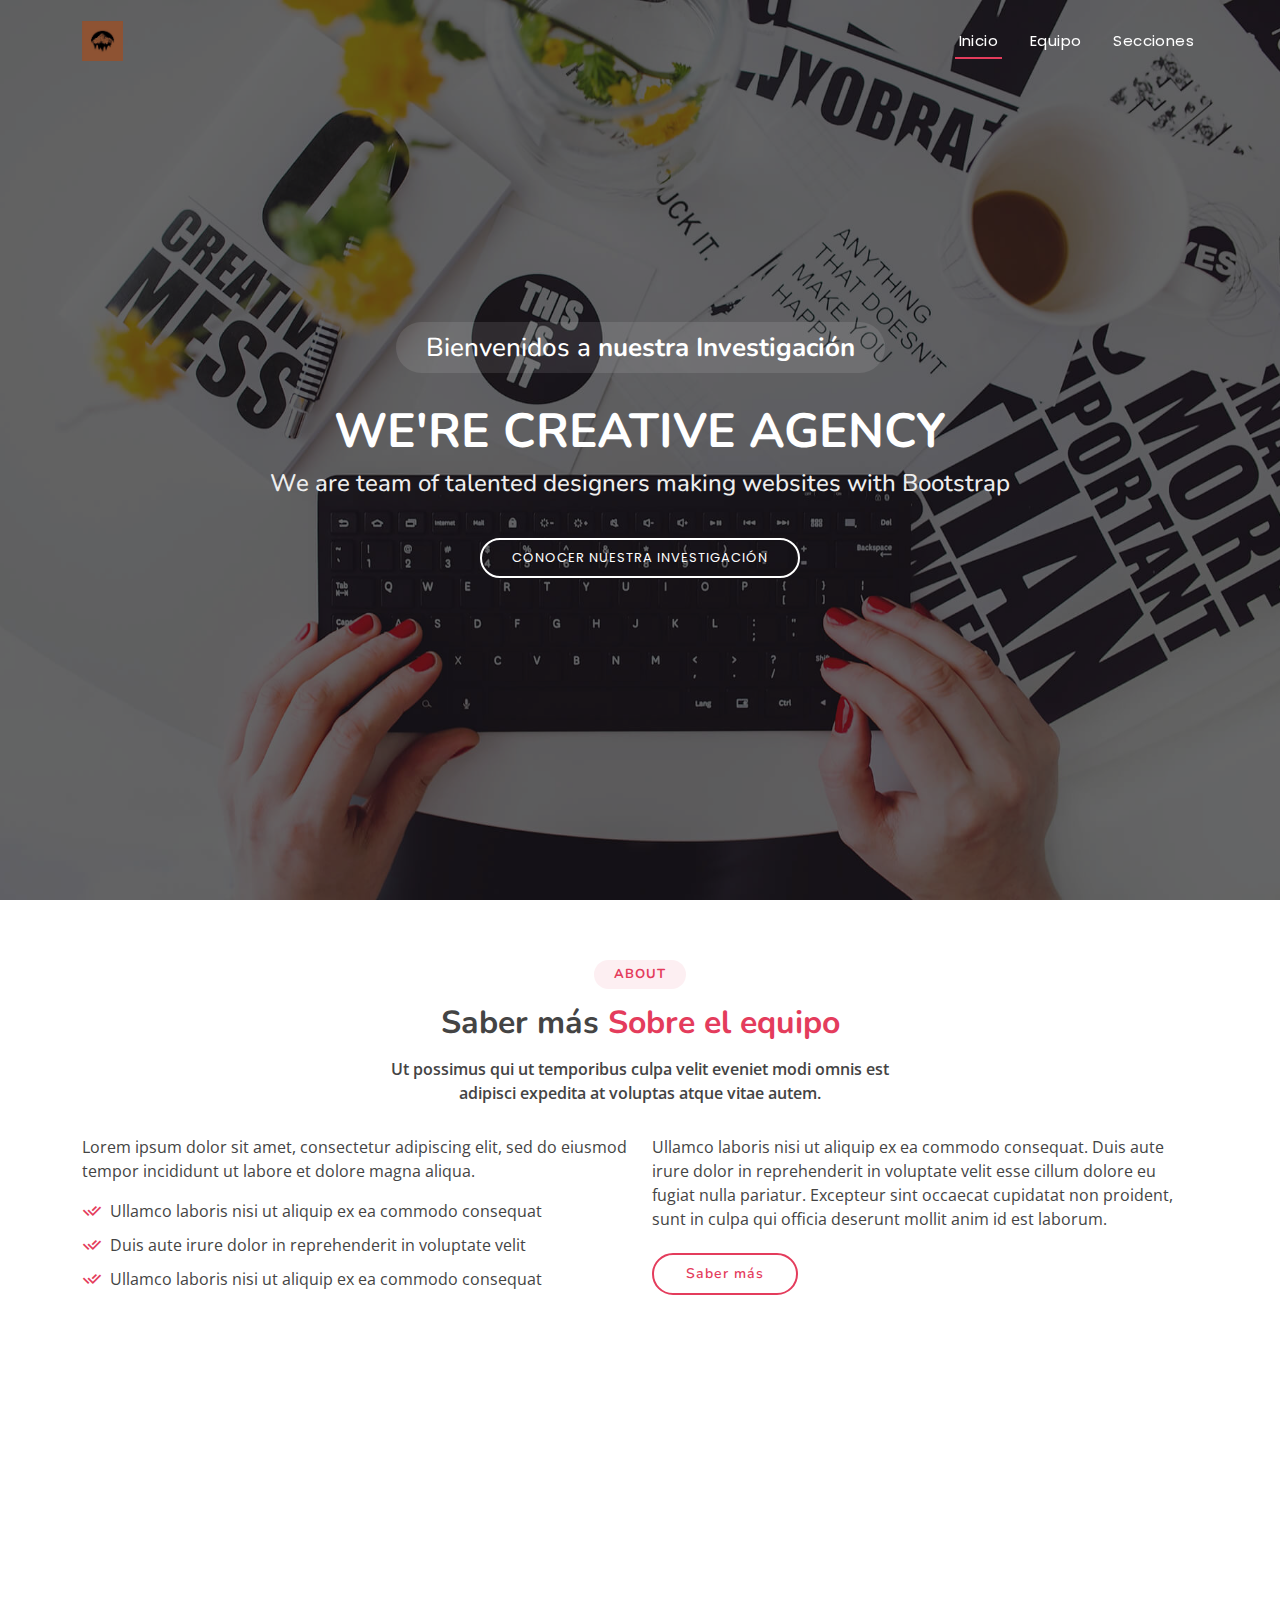
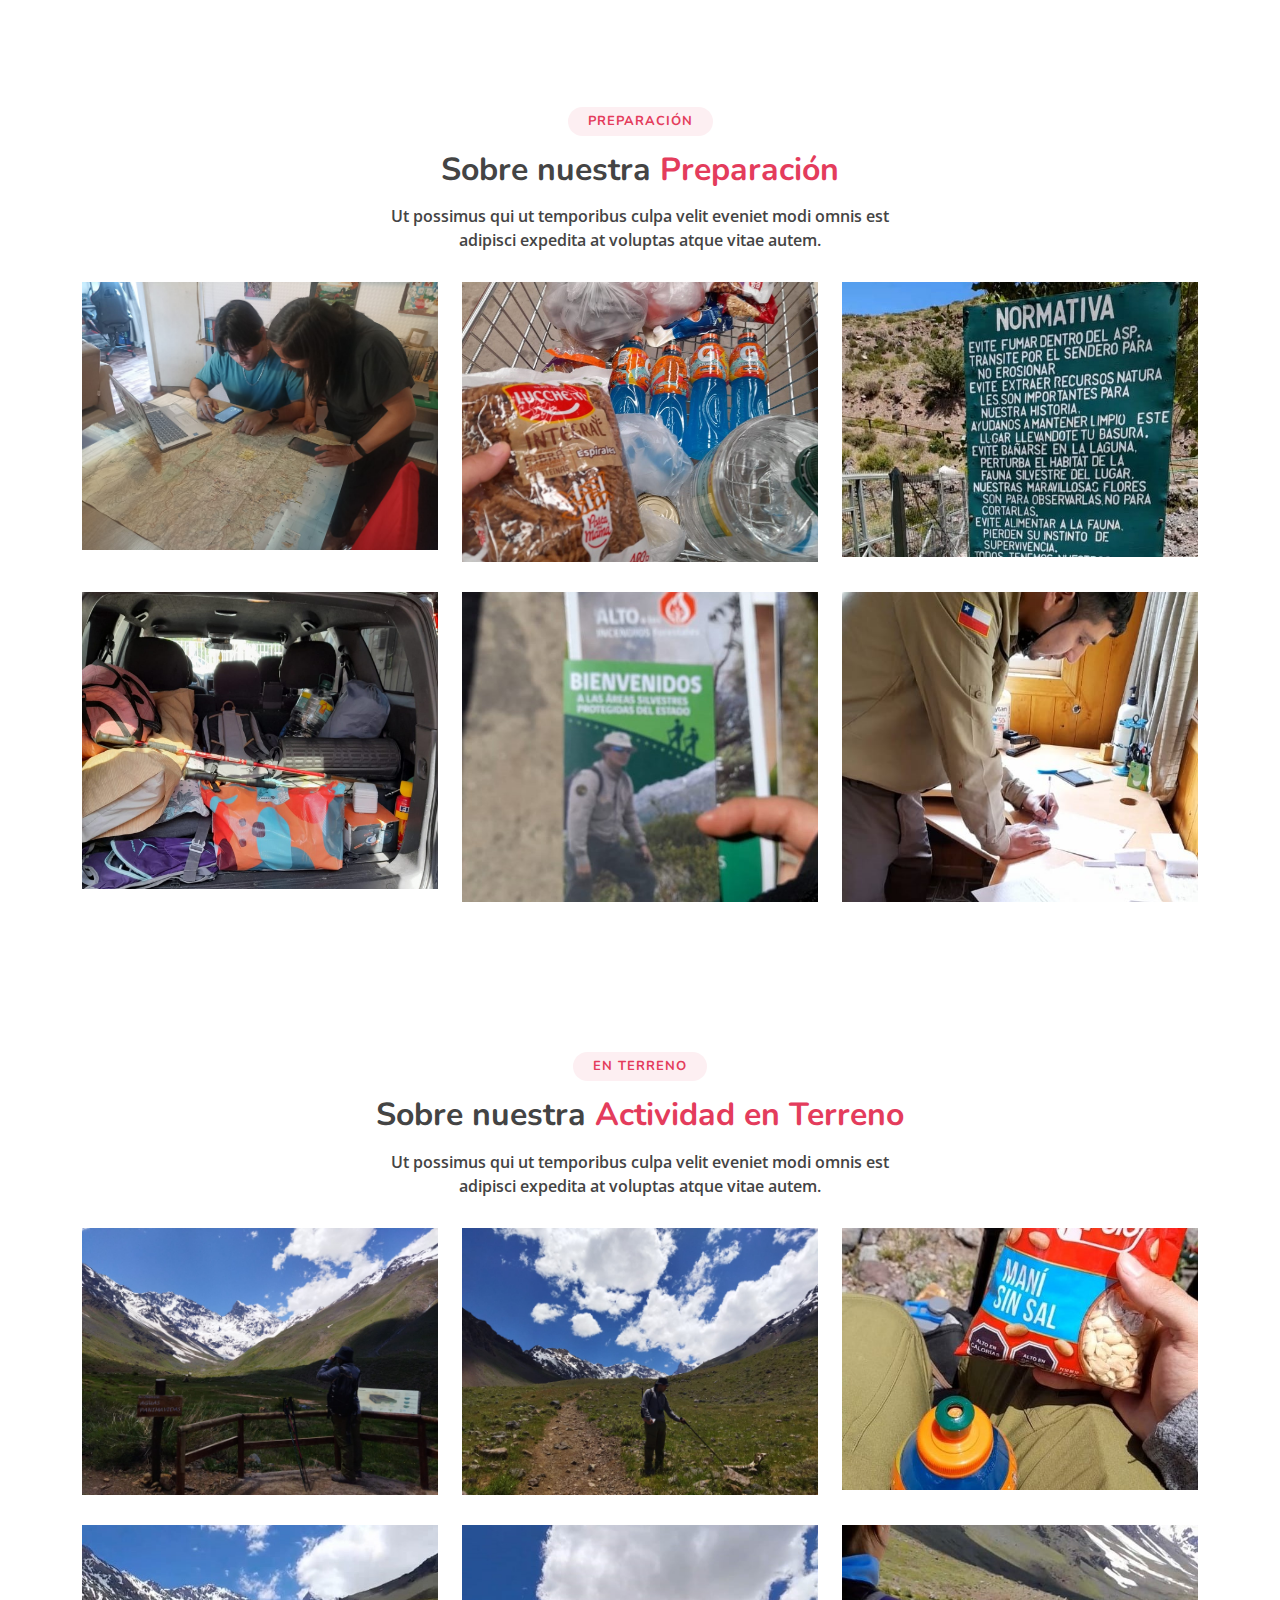
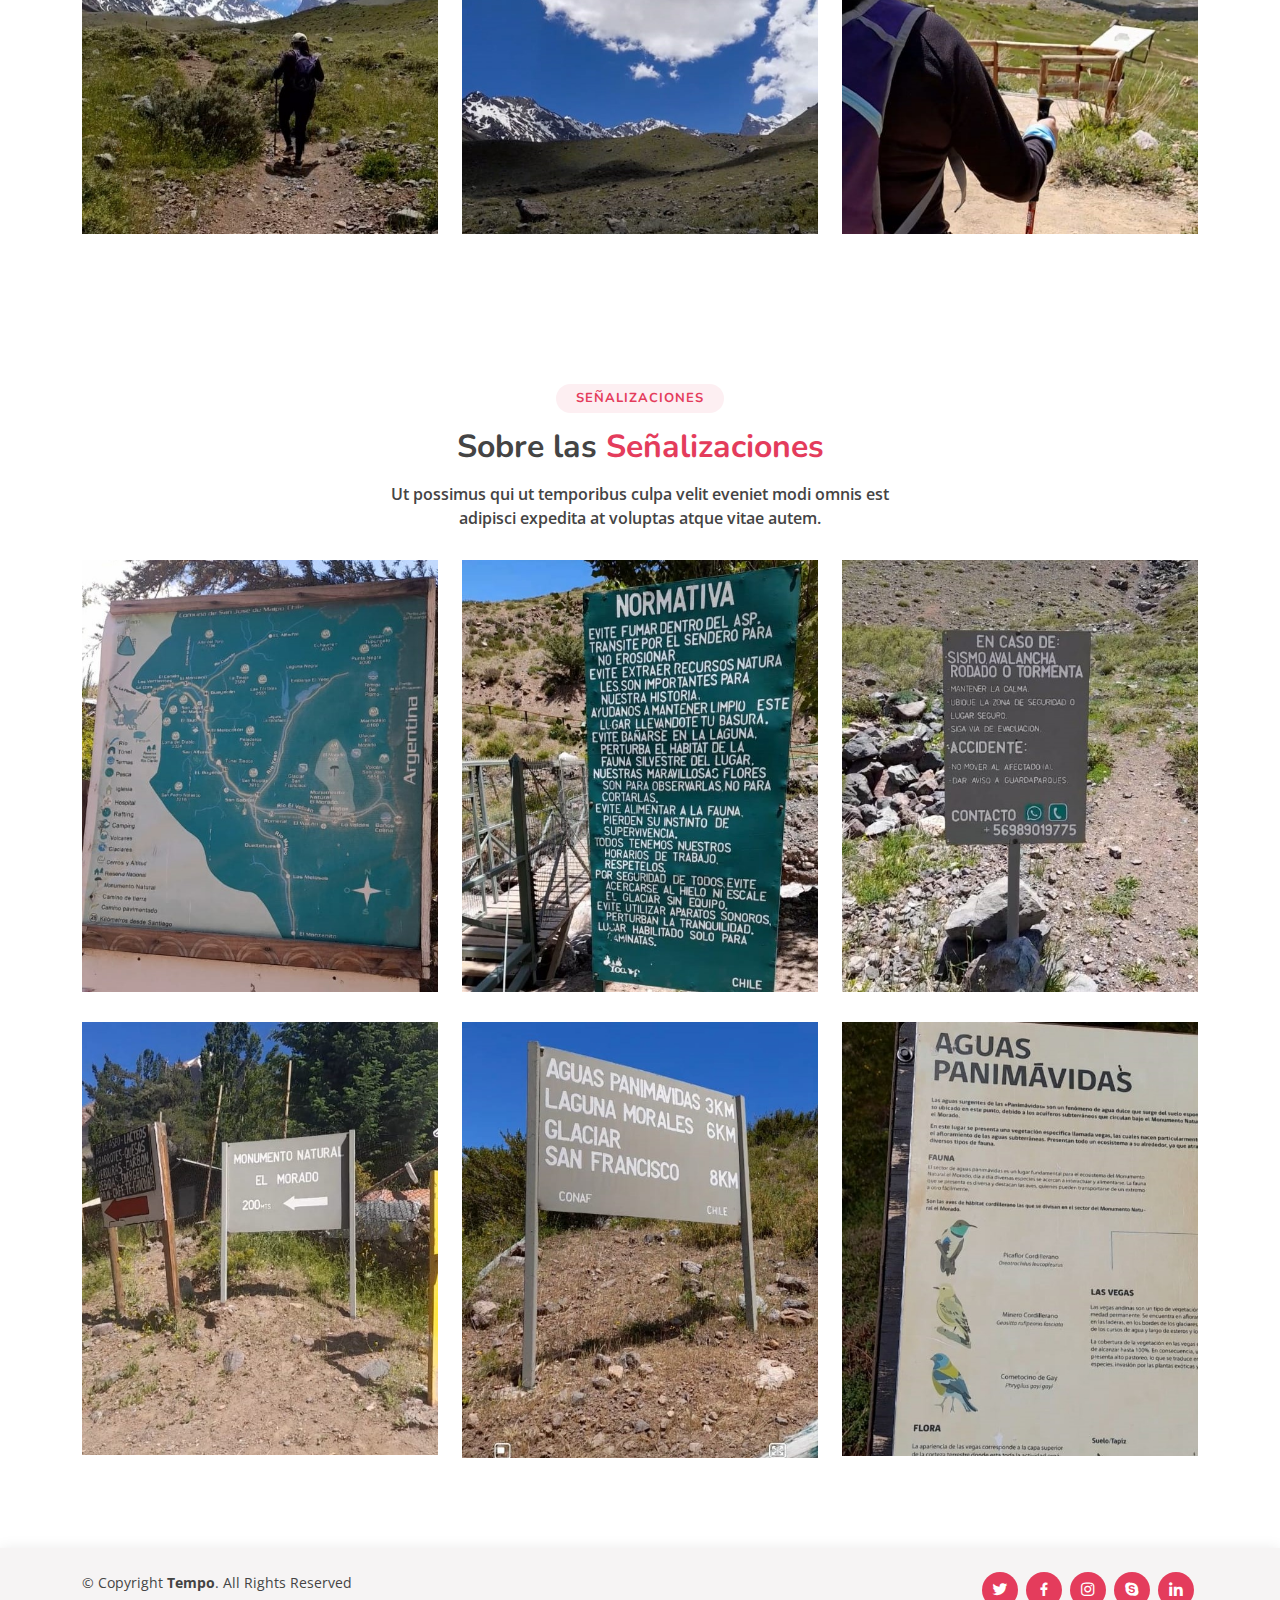
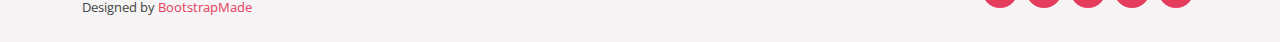
<file: index.html>
<!DOCTYPE html>
<html lang="en">

<head>
  <meta charset="utf-8">
  <meta content="width=device-width, initial-scale=1.0" name="viewport">

  <title>Tempo Bootstrap Template - Index</title>
  <meta content="" name="description">
  <meta content="" name="keywords">

  <!-- Favicons -->
  <link href="assets/img/favicon.png" rel="icon">
  <link href="assets/img/apple-touch-icon.png" rel="apple-touch-icon">

  <!-- Google Fonts -->
  <link href="https://fonts.googleapis.com/css?family=Open+Sans:300,300i,400,400i,600,600i,700,700i|Nunito:300,300i,400,400i,600,600i,700,700i|Poppins:300,300i,400,400i,500,500i,600,600i,700,700i" rel="stylesheet">

  <!-- Vendor CSS Files -->
  <link href="assets/vendor/bootstrap/css/bootstrap.min.css" rel="stylesheet">
  <link href="assets/vendor/bootstrap-icons/bootstrap-icons.css" rel="stylesheet">
  <link href="assets/vendor/boxicons/css/boxicons.min.css" rel="stylesheet">
  <link href="assets/vendor/glightbox/css/glightbox.min.css" rel="stylesheet">
  <link href="assets/vendor/remixicon/remixicon.css" rel="stylesheet">
  <link href="assets/vendor/swiper/swiper-bundle.min.css" rel="stylesheet">

  <!-- Template Main CSS File -->
  <link href="assets/css/style.css" rel="stylesheet">

  <!-- =======================================================
  * Template Name: Tempo
  * Updated: Sep 18 2023 with Bootstrap v5.3.2
  * Template URL: https://bootstrapmade.com/tempo-free-onepage-bootstrap-theme/
  * Author: BootstrapMade.com
  * License: https://bootstrapmade.com/license/
  ======================================================== -->
</head>

<body>

  <!-- ======= Header ======= -->
  <header id="header" class="fixed-top ">
    <div class="container d-flex align-items-center justify-content-between">
      
      <!-- Uncomment below if you prefer to use an image logo -->
      <a href="index.html" class="logo"><img src="assets/img/logo.jpeg" class="img-fluid" alt=""></a>

      <nav id="navbar" class="navbar">
        <ul>
          <li><a class="nav-link scrollto active" href="#hero">Inicio</a></li>
          <li><a class="nav-link scrollto" href="#about">Equipo</a></li>
          <li><a class="nav-link scrollto " href="#portfolio">Secciones</a></li>
        </ul>
        <i class="bi bi-list mobile-nav-toggle"></i>
      </nav><!-- .navbar -->

    </div>
  </header><!-- End Header -->

  <!-- ======= Hero Section ======= -->
  <section id="hero">
    <div class="hero-container">
      <h3>Bienvenidos a <strong>nuestra Investigación</strong></h3>
      <h1>We're Creative Agency</h1>
      <h2>We are team of talented designers making websites with Bootstrap</h2>
      <a href="blog.html" class="btn-get-started scrollto">Conocer nuestra Investigación</a>
    </div>
  </section><!-- End Hero -->

  <main id="main">

    <!-- ======= About Section ======= -->
    <section id="about" class="about">
      <div class="container">

        <div class="section-title">
          <h2>About</h2>
          <h3>Saber más <span>Sobre el equipo</span></h3>
          <p>Ut possimus qui ut temporibus culpa velit eveniet modi omnis est adipisci expedita at voluptas atque vitae autem.</p>
        </div>

        <div class="row content">
          <div class="col-lg-6">
            <p>
              Lorem ipsum dolor sit amet, consectetur adipiscing elit, sed do eiusmod tempor incididunt ut labore et dolore
              magna aliqua.
            </p>
            <ul>
              <li><i class="ri-check-double-line"></i> Ullamco laboris nisi ut aliquip ex ea commodo consequat</li>
              <li><i class="ri-check-double-line"></i> Duis aute irure dolor in reprehenderit in voluptate velit</li>
              <li><i class="ri-check-double-line"></i> Ullamco laboris nisi ut aliquip ex ea commodo consequat</li>
            </ul>
          </div>
          <div class="col-lg-6 pt-4 pt-lg-0">
            <p>
              Ullamco laboris nisi ut aliquip ex ea commodo consequat. Duis aute irure dolor in reprehenderit in voluptate
              velit esse cillum dolore eu fugiat nulla pariatur. Excepteur sint occaecat cupidatat non proident, sunt in
              culpa qui officia deserunt mollit anim id est laborum.
            </p>
            <a href="#" class="btn-learn-more">Saber más</a>
          </div>
        </div>

      </div>
    </section><!-- End About Section -->

    <!-- ======= Cta Section ======= -->
    <section id="cta" class="cta">
      <div class="container">

        <div class="text-center">
          <h3>Puedes ver la investigación completa o revisar por sección</h3>
          <p> Duis aute irure dolor in reprehenderit in voluptate velit esse cillum dolore eu fugiat nulla pariatur. Excepteur sint occaecat cupidatat non proident, sunt in culpa qui officia deserunt mollit anim id est laborum.</p>
          <a class="cta-btn" href="#">Ver Investigación</a>
        </div>

      </div>
    </section><!-- End Cta Section -->

    <!-- ======= Portfolio Section ======= -->
    <section id="portfolio" class="portfolio">
      <div class="container">

        <div class="section-title">
          <h2>Preparación</h2>
          <h3>Sobre nuestra <span>Preparación</span></h3>
          <p>Ut possimus qui ut temporibus culpa velit eveniet modi omnis est adipisci expedita at voluptas atque vitae autem.</p>
        </div>


        <div class="row portfolio-container">

          <div class="col-lg-4 col-md-6 portfolio-item filter-app">
            
            <!-- <div class="portfolio-info">
              <h4>App 1</h4>
              <p>App</p> -->
              <a href="assets/img/portfolio/planificacion.jpeg" data-gallery="portfolioGallery" class="portfolio-lightbox preview-link" title="App 1">
                <img src="assets/img/portfolio/planificacion.jpeg" class="img-fluid" alt="">
              </a>
            <!--  <a href="portfolio-details.html" class="details-link" title="More Details"><i class="bx bx-link"></i></a>
            </div>-->
          </div>

          <div class="col-lg-4 col-md-6 portfolio-item filter-web">
              <a href="assets/img/portfolio/preparacion.jpeg" data-gallery="portfolioGallery" class="portfolio-lightbox preview-link" title="Web 3">
                <img src="assets/img/portfolio/preparacion.jpeg" class="img-fluid" alt="">
              </a>
          </div>

          <div class="col-lg-4 col-md-6 portfolio-item filter-app">
              <a href="assets/img/portfolio/inicio.jpeg" data-gallery="portfolioGallery" class="portfolio-lightbox preview-link" title="App 2">
                <img src="assets/img/portfolio/inicio.jpeg" class="img-fluid" alt="">
              </a>
          </div>


          <div class="col-lg-4 col-md-6 portfolio-item filter-app">
            <a href="assets/img/portfolio/preparacion4.jpeg" data-gallery="portfolioGallery" class="portfolio-lightbox preview-link" title="App 2">
              <img src="assets/img/portfolio/preparacion4.jpeg" class="img-fluid" alt="">
            </a>
          </div>

          
          <div class="col-lg-4 col-md-6 portfolio-item filter-app">
            <a href="assets/img/portfolio/preparacion5.jpeg" data-gallery="portfolioGallery" class="portfolio-lightbox preview-link" title="App 2">
              <img src="assets/img/portfolio/preparacion5.jpeg" class="img-fluid" alt="">
            </a>
          </div>

          
          <div class="col-lg-4 col-md-6 portfolio-item filter-app">
            <a href="assets/img/portfolio/preparacion6.jpeg" data-gallery="portfolioGallery" class="portfolio-lightbox preview-link" title="App 2">
              <img src="assets/img/portfolio/preparacion6.jpeg" class="img-fluid" alt="">
            </a>
          </div>



        </div>

      </div>

    </section><!-- End Portfolio Section -->


    <!-- ======= Portfolio Section 2 ======= -->
    <section id="portfolio" class="portfolio">
      <div class="container">

        <div class="section-title">
          <h2>En terreno</h2>
          <h3>Sobre nuestra <span>Actividad en Terreno</span></h3>
          <p>Ut possimus qui ut temporibus culpa velit eveniet modi omnis est adipisci expedita at voluptas atque vitae autem.</p>
        </div>


        <div class="row portfolio-container">

          <div class="col-lg-4 col-md-6 portfolio-item filter-app">
            
            <!-- <div class="portfolio-info">
              <h4>App 1</h4>
              <p>App</p> -->
              <a href="assets/img/portfolio/portfolio-1.jpg" data-gallery="portfolioGallery" class="portfolio-lightbox preview-link" title="App 1">
                <img src="assets/img/portfolio/paisaje1.jpeg" class="img-fluid" alt="">
              </a>
            <!--  <a href="portfolio-details.html" class="details-link" title="More Details"><i class="bx bx-link"></i></a>
            </div>-->
          </div>

          <div class="col-lg-4 col-md-6 portfolio-item filter-web">
              <a href="assets/img/portfolio/preparacion.jpeg" data-gallery="portfolioGallery" class="portfolio-lightbox preview-link" title="Web 3">
                <img src="assets/img/portfolio/paisaje2.jpeg" class="img-fluid" alt="">
              </a>
          </div>

          <div class="col-lg-4 col-md-6 portfolio-item filter-app">
              <a href="assets/img/portfolio/portfolio-3.jpg" data-gallery="portfolioGallery" class="portfolio-lightbox preview-link" title="App 2">
                <img src="assets/img/portfolio/paisaje3.jpeg" class="img-fluid" alt="">
              </a>
          </div>

          <div class="col-lg-4 col-md-6 portfolio-item filter-app">
            <a href="assets/img/portfolio/portfolio-3.jpg" data-gallery="portfolioGallery" class="portfolio-lightbox preview-link" title="App 2">
              <img src="assets/img/portfolio/paisaje4.jpeg" class="img-fluid" alt="">
            </a>
          </div>

          <div class="col-lg-4 col-md-6 portfolio-item filter-app">
            <a href="assets/img/portfolio/portfolio-3.jpg" data-gallery="portfolioGallery" class="portfolio-lightbox preview-link" title="App 2">
              <img src="assets/img/portfolio/paisaje5.jpeg" class="img-fluid" alt="">
            </a>
          </div>

          <div class="col-lg-4 col-md-6 portfolio-item filter-app">
            <a href="assets/img/portfolio/portfolio-3.jpg" data-gallery="portfolioGallery" class="portfolio-lightbox preview-link" title="App 2">
              <img src="assets/img/portfolio/paisaje6.jpeg" class="img-fluid" alt="">
            </a>
          </div>



        </div>

      </div>
    </section><!-- End Portfolio Section 2 -->


    <!-- ======= Portfolio Section 3 ======= -->
    <section id="portfolio" class="portfolio">
      <div class="container">

        <div class="section-title">
          <h2>Señalizaciones</h2>
          <h3>Sobre las <span>Señalizaciones</span></h3>
          <p>Ut possimus qui ut temporibus culpa velit eveniet modi omnis est adipisci expedita at voluptas atque vitae autem.</p>
        </div>


        <div class="row portfolio-container">

          <div class="col-lg-4 col-md-6 portfolio-item filter-app">
            
            <!-- <div class="portfolio-info">
              <h4>App 1</h4>
              <p>App</p> -->
              <a href="assets/img/portfolio/portfolio-1.jpg" data-gallery="portfolioGallery" class="portfolio-lightbox preview-link" title="App 1">
                <img src="assets/img/portfolio/signal1.jpeg" class="img-fluid" alt="">
              </a>
            <!--  <a href="portfolio-details.html" class="details-link" title="More Details"><i class="bx bx-link"></i></a>
            </div>-->
          </div>

          <div class="col-lg-4 col-md-6 portfolio-item filter-web">
              <a href="assets/img/portfolio/preparacion.jpeg" data-gallery="portfolioGallery" class="portfolio-lightbox preview-link" title="Web 3">
                <img src="assets/img/portfolio/signal2.jpeg" class="img-fluid" alt="">
              </a>
          </div>

          <div class="col-lg-4 col-md-6 portfolio-item filter-app">
              <a href="assets/img/portfolio/portfolio-3.jpg" data-gallery="portfolioGallery" class="portfolio-lightbox preview-link" title="App 2">
                <img src="assets/img/portfolio/signal3.jpeg" class="img-fluid" alt="">
              </a>
          </div>
          <div class="col-lg-4 col-md-6 portfolio-item filter-app">
            <a href="assets/img/portfolio/portfolio-3.jpg" data-gallery="portfolioGallery" class="portfolio-lightbox preview-link" title="App 2">
              <img src="assets/img/portfolio/signal4.jpeg" class="img-fluid" alt="">
            </a>
          </div>
          <div class="col-lg-4 col-md-6 portfolio-item filter-app">
            <a href="assets/img/portfolio/portfolio-3.jpg" data-gallery="portfolioGallery" class="portfolio-lightbox preview-link" title="App 2">
              <img src="assets/img/portfolio/signal5.jpeg" class="img-fluid" alt="">
            </a>
          </div>
          <div class="col-lg-4 col-md-6 portfolio-item filter-app">
            <a href="assets/img/portfolio/portfolio-3.jpg" data-gallery="portfolioGallery" class="portfolio-lightbox preview-link" title="App 2">
              <img src="assets/img/portfolio/signal6.jpeg" class="img-fluid" alt="">
            </a>
          </div>
        </div>

      </div>
    </section><!-- End Portfolio Section 3 -->
    
    


  </main><!-- End #main -->

  <!-- ======= Footer ======= -->
  <footer id="footer">

    <div class="container d-md-flex py-4">

      <div class="me-md-auto text-center text-md-start">
        <div class="copyright">
          &copy; Copyright <strong><span>Tempo</span></strong>. All Rights Reserved
        </div>
        <div class="credits">
          <!-- All the links in the footer should remain intact. -->
          <!-- You can delete the links only if you purchased the pro version. -->
          <!-- Licensing information: https://bootstrapmade.com/license/ -->
          <!-- Purchase the pro version with working PHP/AJAX contact form: https://bootstrapmade.com/tempo-free-onepage-bootstrap-theme/ -->
          Designed by <a href="https://bootstrapmade.com/">BootstrapMade</a>
        </div>
      </div>
      <div class="social-links text-center text-md-right pt-3 pt-md-0">
        <a href="#" class="twitter"><i class="bx bxl-twitter"></i></a>
        <a href="#" class="facebook"><i class="bx bxl-facebook"></i></a>
        <a href="#" class="instagram"><i class="bx bxl-instagram"></i></a>
        <a href="#" class="google-plus"><i class="bx bxl-skype"></i></a>
        <a href="#" class="linkedin"><i class="bx bxl-linkedin"></i></a>
      </div>
    </div>
  </footer><!-- End Footer -->

  <a href="#" class="back-to-top d-flex align-items-center justify-content-center"><i class="bi bi-arrow-up-short"></i></a>

  <!-- Vendor JS Files -->
  <script src="assets/vendor/bootstrap/js/bootstrap.bundle.min.js"></script>
  <script src="assets/vendor/glightbox/js/glightbox.min.js"></script>
  <script src="assets/vendor/isotope-layout/isotope.pkgd.min.js"></script>
  <script src="assets/vendor/swiper/swiper-bundle.min.js"></script>
  <script src="assets/vendor/php-email-form/validate.js"></script>

  <!-- Template Main JS File -->
  <script src="assets/js/main.js"></script>

</body>

</html>
</file>
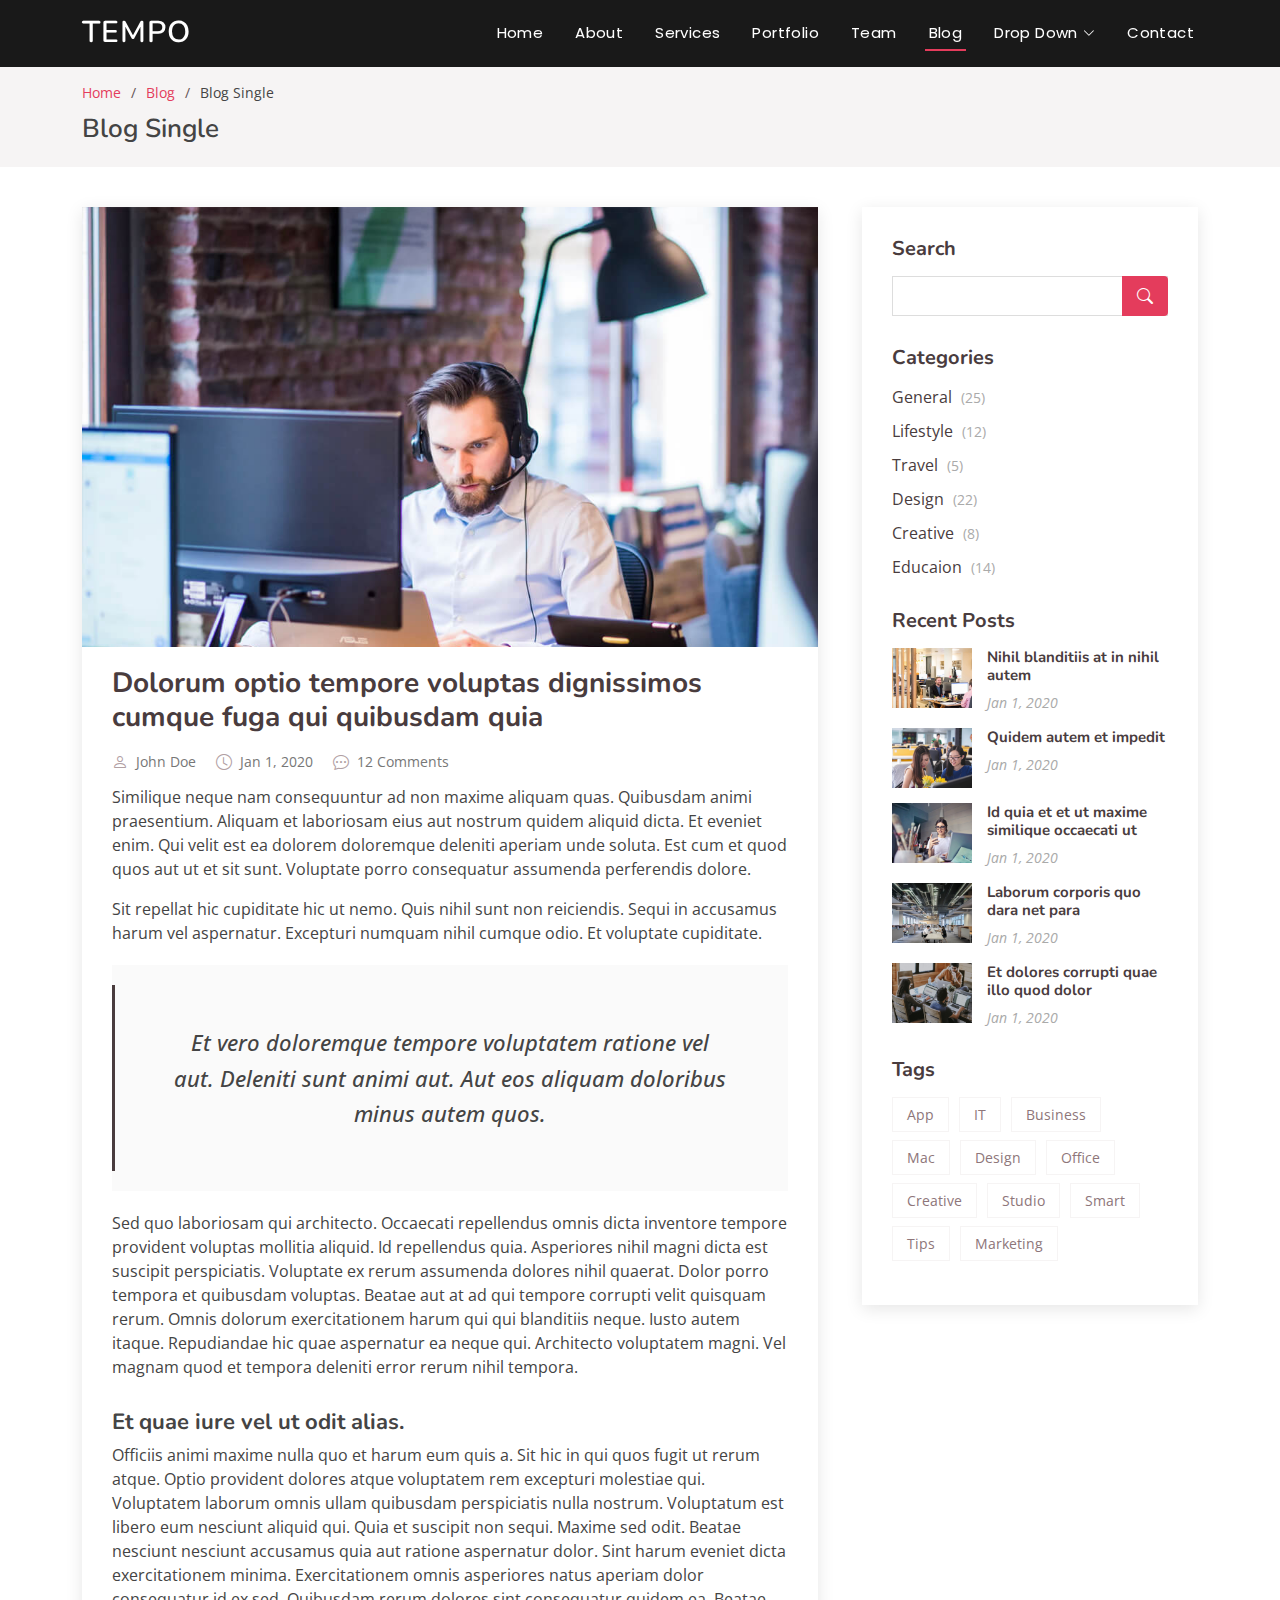
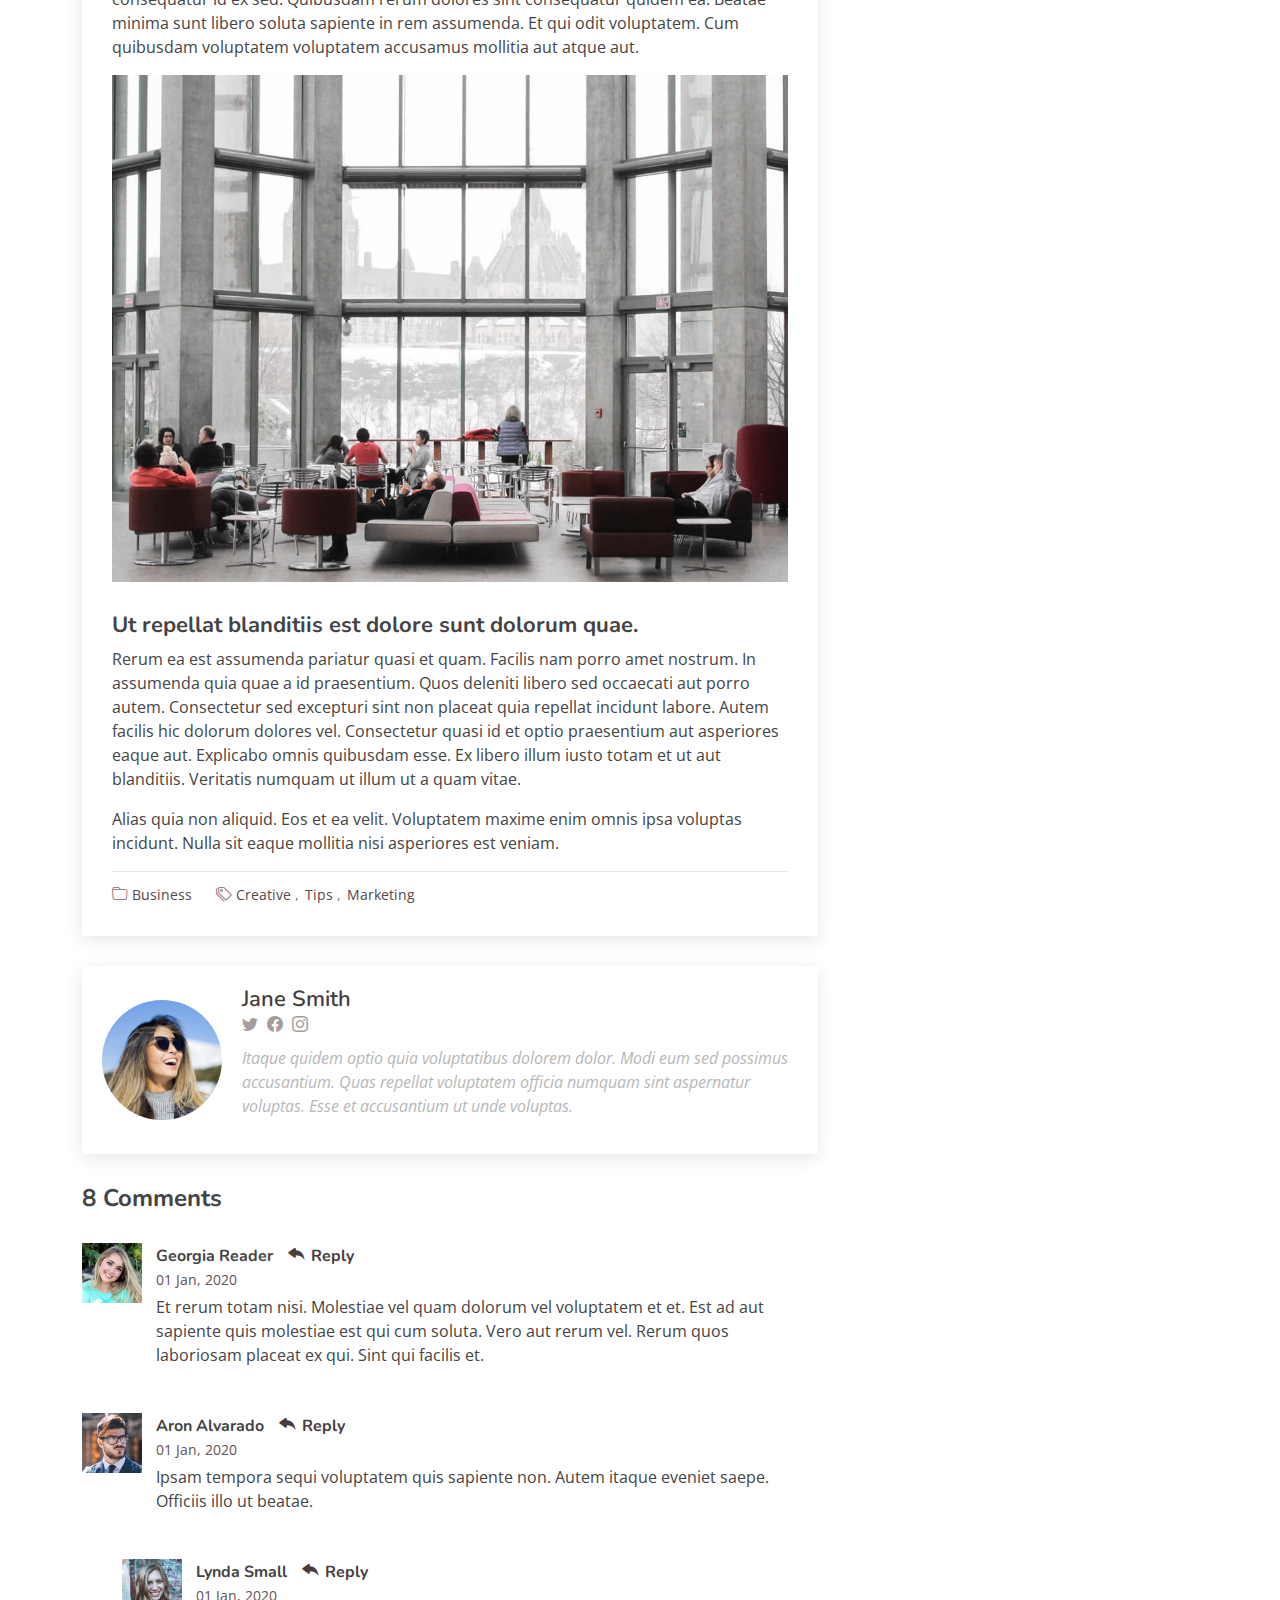
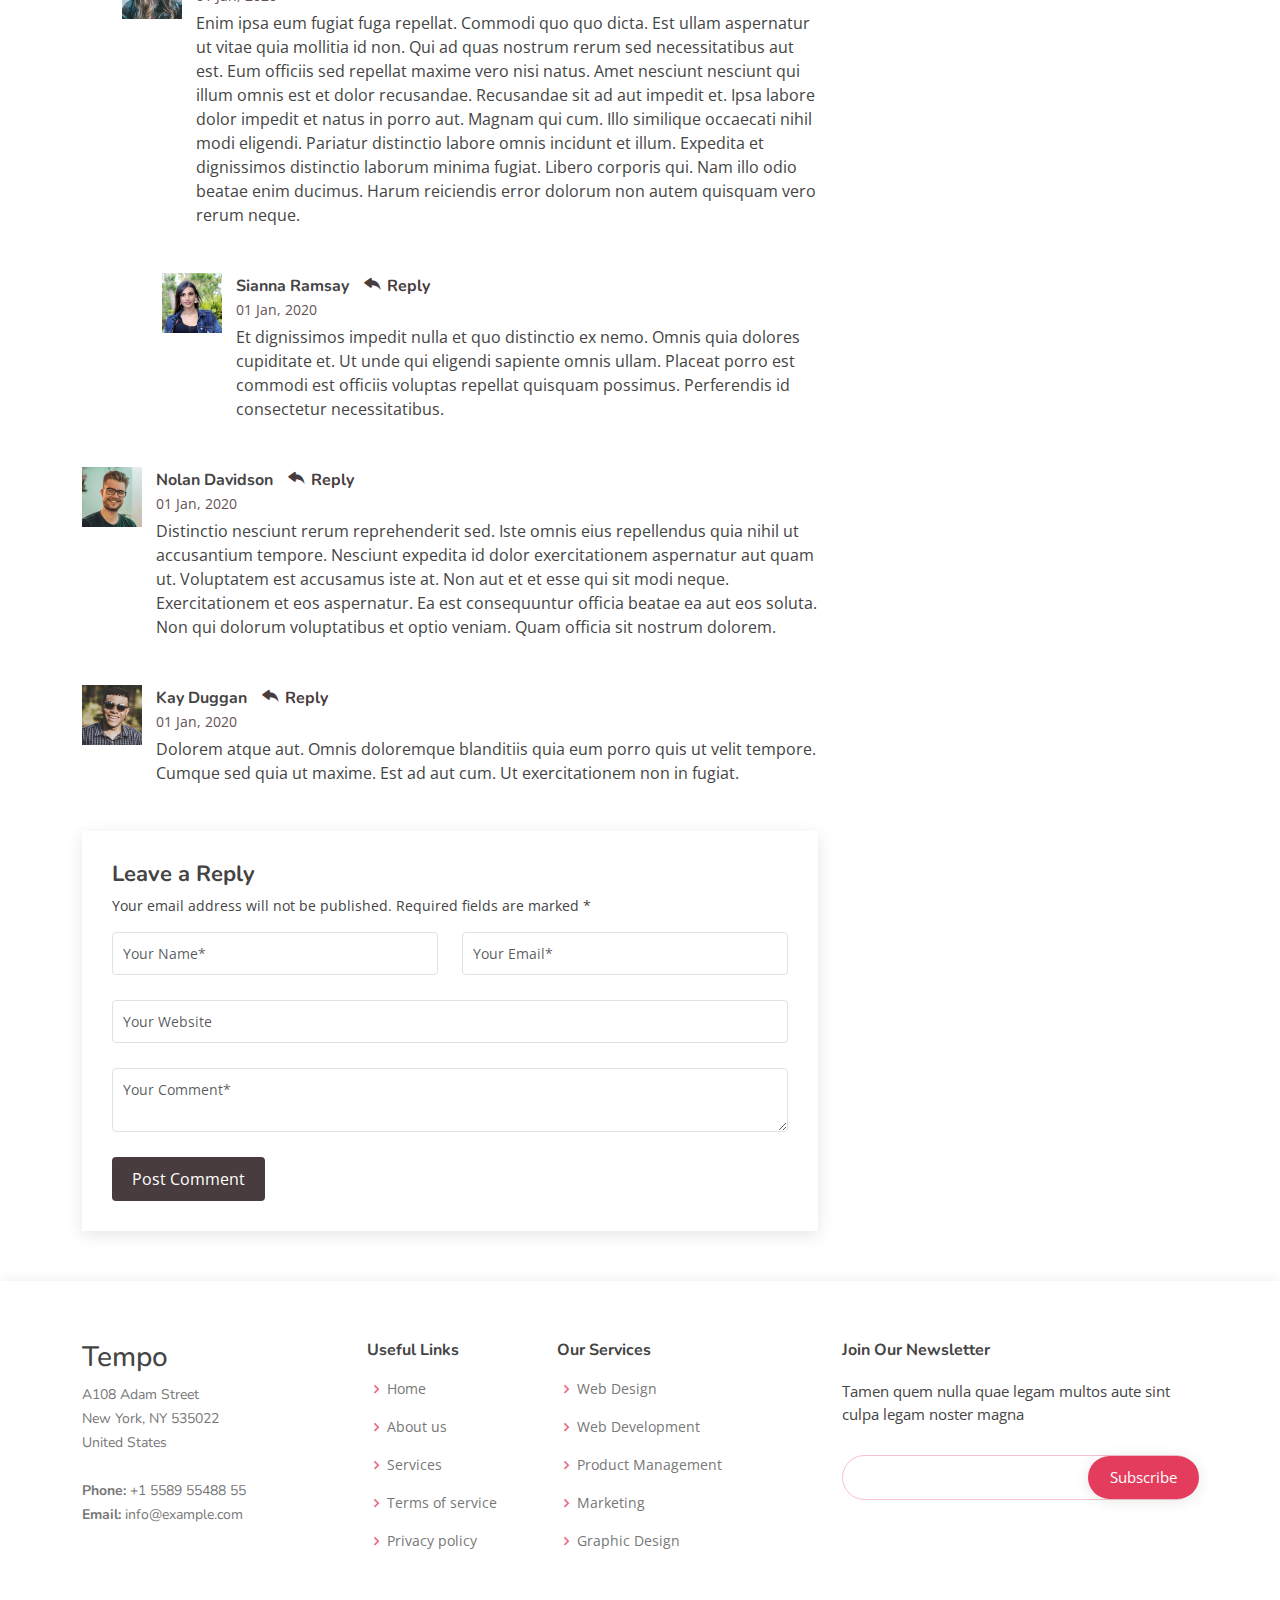
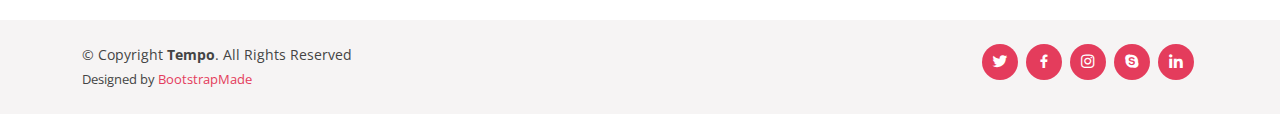
<file: blog-single.html>
<!DOCTYPE html>
<html lang="en">

<head>
  <meta charset="utf-8">
  <meta content="width=device-width, initial-scale=1.0" name="viewport">

  <title>Blog Single - Tempo Bootstrap Template</title>
  <meta content="" name="description">
  <meta content="" name="keywords">

  <!-- Favicons -->
  <link href="assets/img/favicon.png" rel="icon">
  <link href="assets/img/apple-touch-icon.png" rel="apple-touch-icon">

  <!-- Google Fonts -->
  <link href="https://fonts.googleapis.com/css?family=Open+Sans:300,300i,400,400i,600,600i,700,700i|Nunito:300,300i,400,400i,600,600i,700,700i|Poppins:300,300i,400,400i,500,500i,600,600i,700,700i" rel="stylesheet">

  <!-- Vendor CSS Files -->
  <link href="assets/vendor/bootstrap/css/bootstrap.min.css" rel="stylesheet">
  <link href="assets/vendor/bootstrap-icons/bootstrap-icons.css" rel="stylesheet">
  <link href="assets/vendor/boxicons/css/boxicons.min.css" rel="stylesheet">
  <link href="assets/vendor/glightbox/css/glightbox.min.css" rel="stylesheet">
  <link href="assets/vendor/remixicon/remixicon.css" rel="stylesheet">
  <link href="assets/vendor/swiper/swiper-bundle.min.css" rel="stylesheet">

  <!-- Template Main CSS File -->
  <link href="assets/css/style.css" rel="stylesheet">

  <!-- =======================================================
  * Template Name: Tempo
  * Updated: Sep 18 2023 with Bootstrap v5.3.2
  * Template URL: https://bootstrapmade.com/tempo-free-onepage-bootstrap-theme/
  * Author: BootstrapMade.com
  * License: https://bootstrapmade.com/license/
  ======================================================== -->
</head>

<body>

  <!-- ======= Header ======= -->
  <header id="header" class="fixed-top header-inner-pages">
    <div class="container d-flex align-items-center justify-content-between">

      <h1 class="logo"><a href="index.html">Tempo</a></h1>
      <!-- Uncomment below if you prefer to use an image logo -->
      <!-- <a href="index.html" class="logo"><img src="assets/img/logo.png" alt="" class="img-fluid"></a>-->

      <nav id="navbar" class="navbar">
        <ul>
          <li><a class="nav-link scrollto " href="#hero">Home</a></li>
          <li><a class="nav-link scrollto" href="#about">About</a></li>
          <li><a class="nav-link scrollto" href="#services">Services</a></li>
          <li><a class="nav-link scrollto " href="#portfolio">Portfolio</a></li>
          <li><a class="nav-link scrollto" href="#team">Team</a></li>
          <li><a class="active" href="blog.html">Blog</a></li>
          <li class="dropdown"><a href="#"><span>Drop Down</span> <i class="bi bi-chevron-down"></i></a>
            <ul>
              <li><a href="#">Drop Down 1</a></li>
              <li class="dropdown"><a href="#"><span>Deep Drop Down</span> <i class="bi bi-chevron-right"></i></a>
                <ul>
                  <li><a href="#">Deep Drop Down 1</a></li>
                  <li><a href="#">Deep Drop Down 2</a></li>
                  <li><a href="#">Deep Drop Down 3</a></li>
                  <li><a href="#">Deep Drop Down 4</a></li>
                  <li><a href="#">Deep Drop Down 5</a></li>
                </ul>
              </li>
              <li><a href="#">Drop Down 2</a></li>
              <li><a href="#">Drop Down 3</a></li>
              <li><a href="#">Drop Down 4</a></li>
            </ul>
          </li>
          <li><a class="nav-link scrollto" href="#contact">Contact</a></li>
        </ul>
        <i class="bi bi-list mobile-nav-toggle"></i>
      </nav><!-- .navbar -->

    </div>
  </header><!-- End Header -->

  <main id="main">

    <!-- ======= Breadcrumbs ======= -->
    <section id="breadcrumbs" class="breadcrumbs">
      <div class="container">

        <ol>
          <li><a href="index.html">Home</a></li>
          <li><a href="blog.html">Blog</a></li>
          <li>Blog Single</li>
        </ol>
        <h2>Blog Single</h2>

      </div>
    </section><!-- End Breadcrumbs -->

    <!-- ======= Blog Single Section ======= -->
    <section id="blog" class="blog">
      <div class="container" data-aos="fade-up">

        <div class="row">

          <div class="col-lg-8 entries">

            <article class="entry entry-single">

              <div class="entry-img">
                <img src="assets/img/blog/blog-1.jpg" alt="" class="img-fluid">
              </div>

              <h2 class="entry-title">
                <a href="blog-single.html">Dolorum optio tempore voluptas dignissimos cumque fuga qui quibusdam quia</a>
              </h2>

              <div class="entry-meta">
                <ul>
                  <li class="d-flex align-items-center"><i class="bi bi-person"></i> <a href="blog-single.html">John Doe</a></li>
                  <li class="d-flex align-items-center"><i class="bi bi-clock"></i> <a href="blog-single.html"><time datetime="2020-01-01">Jan 1, 2020</time></a></li>
                  <li class="d-flex align-items-center"><i class="bi bi-chat-dots"></i> <a href="blog-single.html">12 Comments</a></li>
                </ul>
              </div>

              <div class="entry-content">
                <p>
                  Similique neque nam consequuntur ad non maxime aliquam quas. Quibusdam animi praesentium. Aliquam et laboriosam eius aut nostrum quidem aliquid dicta.
                  Et eveniet enim. Qui velit est ea dolorem doloremque deleniti aperiam unde soluta. Est cum et quod quos aut ut et sit sunt. Voluptate porro consequatur assumenda perferendis dolore.
                </p>

                <p>
                  Sit repellat hic cupiditate hic ut nemo. Quis nihil sunt non reiciendis. Sequi in accusamus harum vel aspernatur. Excepturi numquam nihil cumque odio. Et voluptate cupiditate.
                </p>

                <blockquote>
                  <p>
                    Et vero doloremque tempore voluptatem ratione vel aut. Deleniti sunt animi aut. Aut eos aliquam doloribus minus autem quos.
                  </p>
                </blockquote>

                <p>
                  Sed quo laboriosam qui architecto. Occaecati repellendus omnis dicta inventore tempore provident voluptas mollitia aliquid. Id repellendus quia. Asperiores nihil magni dicta est suscipit perspiciatis. Voluptate ex rerum assumenda dolores nihil quaerat.
                  Dolor porro tempora et quibusdam voluptas. Beatae aut at ad qui tempore corrupti velit quisquam rerum. Omnis dolorum exercitationem harum qui qui blanditiis neque.
                  Iusto autem itaque. Repudiandae hic quae aspernatur ea neque qui. Architecto voluptatem magni. Vel magnam quod et tempora deleniti error rerum nihil tempora.
                </p>

                <h3>Et quae iure vel ut odit alias.</h3>
                <p>
                  Officiis animi maxime nulla quo et harum eum quis a. Sit hic in qui quos fugit ut rerum atque. Optio provident dolores atque voluptatem rem excepturi molestiae qui. Voluptatem laborum omnis ullam quibusdam perspiciatis nulla nostrum. Voluptatum est libero eum nesciunt aliquid qui.
                  Quia et suscipit non sequi. Maxime sed odit. Beatae nesciunt nesciunt accusamus quia aut ratione aspernatur dolor. Sint harum eveniet dicta exercitationem minima. Exercitationem omnis asperiores natus aperiam dolor consequatur id ex sed. Quibusdam rerum dolores sint consequatur quidem ea.
                  Beatae minima sunt libero soluta sapiente in rem assumenda. Et qui odit voluptatem. Cum quibusdam voluptatem voluptatem accusamus mollitia aut atque aut.
                </p>
                <img src="assets/img/blog/blog-inside-post.jpg" class="img-fluid" alt="">

                <h3>Ut repellat blanditiis est dolore sunt dolorum quae.</h3>
                <p>
                  Rerum ea est assumenda pariatur quasi et quam. Facilis nam porro amet nostrum. In assumenda quia quae a id praesentium. Quos deleniti libero sed occaecati aut porro autem. Consectetur sed excepturi sint non placeat quia repellat incidunt labore. Autem facilis hic dolorum dolores vel.
                  Consectetur quasi id et optio praesentium aut asperiores eaque aut. Explicabo omnis quibusdam esse. Ex libero illum iusto totam et ut aut blanditiis. Veritatis numquam ut illum ut a quam vitae.
                </p>
                <p>
                  Alias quia non aliquid. Eos et ea velit. Voluptatem maxime enim omnis ipsa voluptas incidunt. Nulla sit eaque mollitia nisi asperiores est veniam.
                </p>

              </div>

              <div class="entry-footer">
                <i class="bi bi-folder"></i>
                <ul class="cats">
                  <li><a href="#">Business</a></li>
                </ul>

                <i class="bi bi-tags"></i>
                <ul class="tags">
                  <li><a href="#">Creative</a></li>
                  <li><a href="#">Tips</a></li>
                  <li><a href="#">Marketing</a></li>
                </ul>
              </div>

            </article><!-- End blog entry -->

            <div class="blog-author d-flex align-items-center">
              <img src="assets/img/blog/blog-author.jpg" class="rounded-circle float-left" alt="">
              <div>
                <h4>Jane Smith</h4>
                <div class="social-links">
                  <a href="https://twitters.com/#"><i class="bi bi-twitter"></i></a>
                  <a href="https://facebook.com/#"><i class="bi bi-facebook"></i></a>
                  <a href="https://instagram.com/#"><i class="biu bi-instagram"></i></a>
                </div>
                <p>
                  Itaque quidem optio quia voluptatibus dolorem dolor. Modi eum sed possimus accusantium. Quas repellat voluptatem officia numquam sint aspernatur voluptas. Esse et accusantium ut unde voluptas.
                </p>
              </div>
            </div><!-- End blog author bio -->

            <div class="blog-comments">

              <h4 class="comments-count">8 Comments</h4>

              <div id="comment-1" class="comment">
                <div class="d-flex">
                  <div class="comment-img"><img src="assets/img/blog/comments-1.jpg" alt=""></div>
                  <div>
                    <h5><a href="">Georgia Reader</a> <a href="#" class="reply"><i class="bi bi-reply-fill"></i> Reply</a></h5>
                    <time datetime="2020-01-01">01 Jan, 2020</time>
                    <p>
                      Et rerum totam nisi. Molestiae vel quam dolorum vel voluptatem et et. Est ad aut sapiente quis molestiae est qui cum soluta.
                      Vero aut rerum vel. Rerum quos laboriosam placeat ex qui. Sint qui facilis et.
                    </p>
                  </div>
                </div>
              </div><!-- End comment #1 -->

              <div id="comment-2" class="comment">
                <div class="d-flex">
                  <div class="comment-img"><img src="assets/img/blog/comments-2.jpg" alt=""></div>
                  <div>
                    <h5><a href="">Aron Alvarado</a> <a href="#" class="reply"><i class="bi bi-reply-fill"></i> Reply</a></h5>
                    <time datetime="2020-01-01">01 Jan, 2020</time>
                    <p>
                      Ipsam tempora sequi voluptatem quis sapiente non. Autem itaque eveniet saepe. Officiis illo ut beatae.
                    </p>
                  </div>
                </div>

                <div id="comment-reply-1" class="comment comment-reply">
                  <div class="d-flex">
                    <div class="comment-img"><img src="assets/img/blog/comments-3.jpg" alt=""></div>
                    <div>
                      <h5><a href="">Lynda Small</a> <a href="#" class="reply"><i class="bi bi-reply-fill"></i> Reply</a></h5>
                      <time datetime="2020-01-01">01 Jan, 2020</time>
                      <p>
                        Enim ipsa eum fugiat fuga repellat. Commodi quo quo dicta. Est ullam aspernatur ut vitae quia mollitia id non. Qui ad quas nostrum rerum sed necessitatibus aut est. Eum officiis sed repellat maxime vero nisi natus. Amet nesciunt nesciunt qui illum omnis est et dolor recusandae.

                        Recusandae sit ad aut impedit et. Ipsa labore dolor impedit et natus in porro aut. Magnam qui cum. Illo similique occaecati nihil modi eligendi. Pariatur distinctio labore omnis incidunt et illum. Expedita et dignissimos distinctio laborum minima fugiat.

                        Libero corporis qui. Nam illo odio beatae enim ducimus. Harum reiciendis error dolorum non autem quisquam vero rerum neque.
                      </p>
                    </div>
                  </div>

                  <div id="comment-reply-2" class="comment comment-reply">
                    <div class="d-flex">
                      <div class="comment-img"><img src="assets/img/blog/comments-4.jpg" alt=""></div>
                      <div>
                        <h5><a href="">Sianna Ramsay</a> <a href="#" class="reply"><i class="bi bi-reply-fill"></i> Reply</a></h5>
                        <time datetime="2020-01-01">01 Jan, 2020</time>
                        <p>
                          Et dignissimos impedit nulla et quo distinctio ex nemo. Omnis quia dolores cupiditate et. Ut unde qui eligendi sapiente omnis ullam. Placeat porro est commodi est officiis voluptas repellat quisquam possimus. Perferendis id consectetur necessitatibus.
                        </p>
                      </div>
                    </div>

                  </div><!-- End comment reply #2-->

                </div><!-- End comment reply #1-->

              </div><!-- End comment #2-->

              <div id="comment-3" class="comment">
                <div class="d-flex">
                  <div class="comment-img"><img src="assets/img/blog/comments-5.jpg" alt=""></div>
                  <div>
                    <h5><a href="">Nolan Davidson</a> <a href="#" class="reply"><i class="bi bi-reply-fill"></i> Reply</a></h5>
                    <time datetime="2020-01-01">01 Jan, 2020</time>
                    <p>
                      Distinctio nesciunt rerum reprehenderit sed. Iste omnis eius repellendus quia nihil ut accusantium tempore. Nesciunt expedita id dolor exercitationem aspernatur aut quam ut. Voluptatem est accusamus iste at.
                      Non aut et et esse qui sit modi neque. Exercitationem et eos aspernatur. Ea est consequuntur officia beatae ea aut eos soluta. Non qui dolorum voluptatibus et optio veniam. Quam officia sit nostrum dolorem.
                    </p>
                  </div>
                </div>

              </div><!-- End comment #3 -->

              <div id="comment-4" class="comment">
                <div class="d-flex">
                  <div class="comment-img"><img src="assets/img/blog/comments-6.jpg" alt=""></div>
                  <div>
                    <h5><a href="">Kay Duggan</a> <a href="#" class="reply"><i class="bi bi-reply-fill"></i> Reply</a></h5>
                    <time datetime="2020-01-01">01 Jan, 2020</time>
                    <p>
                      Dolorem atque aut. Omnis doloremque blanditiis quia eum porro quis ut velit tempore. Cumque sed quia ut maxime. Est ad aut cum. Ut exercitationem non in fugiat.
                    </p>
                  </div>
                </div>

              </div><!-- End comment #4 -->

              <div class="reply-form">
                <h4>Leave a Reply</h4>
                <p>Your email address will not be published. Required fields are marked * </p>
                <form action="">
                  <div class="row">
                    <div class="col-md-6 form-group">
                      <input name="name" type="text" class="form-control" placeholder="Your Name*">
                    </div>
                    <div class="col-md-6 form-group">
                      <input name="email" type="text" class="form-control" placeholder="Your Email*">
                    </div>
                  </div>
                  <div class="row">
                    <div class="col form-group">
                      <input name="website" type="text" class="form-control" placeholder="Your Website">
                    </div>
                  </div>
                  <div class="row">
                    <div class="col form-group">
                      <textarea name="comment" class="form-control" placeholder="Your Comment*"></textarea>
                    </div>
                  </div>
                  <button type="submit" class="btn btn-primary">Post Comment</button>

                </form>

              </div>

            </div><!-- End blog comments -->

          </div><!-- End blog entries list -->

          <div class="col-lg-4">

            <div class="sidebar">

              <h3 class="sidebar-title">Search</h3>
              <div class="sidebar-item search-form">
                <form action="">
                  <input type="text">
                  <button type="submit"><i class="bi bi-search"></i></button>
                </form>
              </div><!-- End sidebar search formn-->

              <h3 class="sidebar-title">Categories</h3>
              <div class="sidebar-item categories">
                <ul>
                  <li><a href="#">General <span>(25)</span></a></li>
                  <li><a href="#">Lifestyle <span>(12)</span></a></li>
                  <li><a href="#">Travel <span>(5)</span></a></li>
                  <li><a href="#">Design <span>(22)</span></a></li>
                  <li><a href="#">Creative <span>(8)</span></a></li>
                  <li><a href="#">Educaion <span>(14)</span></a></li>
                </ul>
              </div><!-- End sidebar categories-->

              <h3 class="sidebar-title">Recent Posts</h3>
              <div class="sidebar-item recent-posts">
                <div class="post-item clearfix">
                  <img src="assets/img/blog/blog-recent-1.jpg" alt="">
                  <h4><a href="blog-single.html">Nihil blanditiis at in nihil autem</a></h4>
                  <time datetime="2020-01-01">Jan 1, 2020</time>
                </div>

                <div class="post-item clearfix">
                  <img src="assets/img/blog/blog-recent-2.jpg" alt="">
                  <h4><a href="blog-single.html">Quidem autem et impedit</a></h4>
                  <time datetime="2020-01-01">Jan 1, 2020</time>
                </div>

                <div class="post-item clearfix">
                  <img src="assets/img/blog/blog-recent-3.jpg" alt="">
                  <h4><a href="blog-single.html">Id quia et et ut maxime similique occaecati ut</a></h4>
                  <time datetime="2020-01-01">Jan 1, 2020</time>
                </div>

                <div class="post-item clearfix">
                  <img src="assets/img/blog/blog-recent-4.jpg" alt="">
                  <h4><a href="blog-single.html">Laborum corporis quo dara net para</a></h4>
                  <time datetime="2020-01-01">Jan 1, 2020</time>
                </div>

                <div class="post-item clearfix">
                  <img src="assets/img/blog/blog-recent-5.jpg" alt="">
                  <h4><a href="blog-single.html">Et dolores corrupti quae illo quod dolor</a></h4>
                  <time datetime="2020-01-01">Jan 1, 2020</time>
                </div>

              </div><!-- End sidebar recent posts-->

              <h3 class="sidebar-title">Tags</h3>
              <div class="sidebar-item tags">
                <ul>
                  <li><a href="#">App</a></li>
                  <li><a href="#">IT</a></li>
                  <li><a href="#">Business</a></li>
                  <li><a href="#">Mac</a></li>
                  <li><a href="#">Design</a></li>
                  <li><a href="#">Office</a></li>
                  <li><a href="#">Creative</a></li>
                  <li><a href="#">Studio</a></li>
                  <li><a href="#">Smart</a></li>
                  <li><a href="#">Tips</a></li>
                  <li><a href="#">Marketing</a></li>
                </ul>
              </div><!-- End sidebar tags-->

            </div><!-- End sidebar -->

          </div><!-- End blog sidebar -->

        </div>

      </div>
    </section><!-- End Blog Single Section -->

  </main><!-- End #main -->

  <!-- ======= Footer ======= -->
  <footer id="footer">

    <div class="footer-top">
      <div class="container">
        <div class="row">

          <div class="col-lg-3 col-md-6 footer-contact">
            <h3>Tempo</h3>
            <p>
              A108 Adam Street <br>
              New York, NY 535022<br>
              United States <br><br>
              <strong>Phone:</strong> +1 5589 55488 55<br>
              <strong>Email:</strong> info@example.com<br>
            </p>
          </div>

          <div class="col-lg-2 col-md-6 footer-links">
            <h4>Useful Links</h4>
            <ul>
              <li><i class="bx bx-chevron-right"></i> <a href="#">Home</a></li>
              <li><i class="bx bx-chevron-right"></i> <a href="#">About us</a></li>
              <li><i class="bx bx-chevron-right"></i> <a href="#">Services</a></li>
              <li><i class="bx bx-chevron-right"></i> <a href="#">Terms of service</a></li>
              <li><i class="bx bx-chevron-right"></i> <a href="#">Privacy policy</a></li>
            </ul>
          </div>

          <div class="col-lg-3 col-md-6 footer-links">
            <h4>Our Services</h4>
            <ul>
              <li><i class="bx bx-chevron-right"></i> <a href="#">Web Design</a></li>
              <li><i class="bx bx-chevron-right"></i> <a href="#">Web Development</a></li>
              <li><i class="bx bx-chevron-right"></i> <a href="#">Product Management</a></li>
              <li><i class="bx bx-chevron-right"></i> <a href="#">Marketing</a></li>
              <li><i class="bx bx-chevron-right"></i> <a href="#">Graphic Design</a></li>
            </ul>
          </div>

          <div class="col-lg-4 col-md-6 footer-newsletter">
            <h4>Join Our Newsletter</h4>
            <p>Tamen quem nulla quae legam multos aute sint culpa legam noster magna</p>
            <form action="" method="post">
              <input type="email" name="email"><input type="submit" value="Subscribe">
            </form>
          </div>

        </div>
      </div>
    </div>

    <div class="container d-md-flex py-4">

      <div class="me-md-auto text-center text-md-start">
        <div class="copyright">
          &copy; Copyright <strong><span>Tempo</span></strong>. All Rights Reserved
        </div>
        <div class="credits">
          <!-- All the links in the footer should remain intact. -->
          <!-- You can delete the links only if you purchased the pro version. -->
          <!-- Licensing information: https://bootstrapmade.com/license/ -->
          <!-- Purchase the pro version with working PHP/AJAX contact form: https://bootstrapmade.com/tempo-free-onepage-bootstrap-theme/ -->
          Designed by <a href="https://bootstrapmade.com/">BootstrapMade</a>
        </div>
      </div>
      <div class="social-links text-center text-md-right pt-3 pt-md-0">
        <a href="#" class="twitter"><i class="bx bxl-twitter"></i></a>
        <a href="#" class="facebook"><i class="bx bxl-facebook"></i></a>
        <a href="#" class="instagram"><i class="bx bxl-instagram"></i></a>
        <a href="#" class="google-plus"><i class="bx bxl-skype"></i></a>
        <a href="#" class="linkedin"><i class="bx bxl-linkedin"></i></a>
      </div>
    </div>
  </footer><!-- End Footer -->

  <a href="#" class="back-to-top d-flex align-items-center justify-content-center"><i class="bi bi-arrow-up-short"></i></a>

  <!-- Vendor JS Files -->
  <script src="assets/vendor/bootstrap/js/bootstrap.bundle.min.js"></script>
  <script src="assets/vendor/glightbox/js/glightbox.min.js"></script>
  <script src="assets/vendor/isotope-layout/isotope.pkgd.min.js"></script>
  <script src="assets/vendor/swiper/swiper-bundle.min.js"></script>
  <script src="assets/vendor/php-email-form/validate.js"></script>

  <!-- Template Main JS File -->
  <script src="assets/js/main.js"></script>

</body>

</html>
</file>
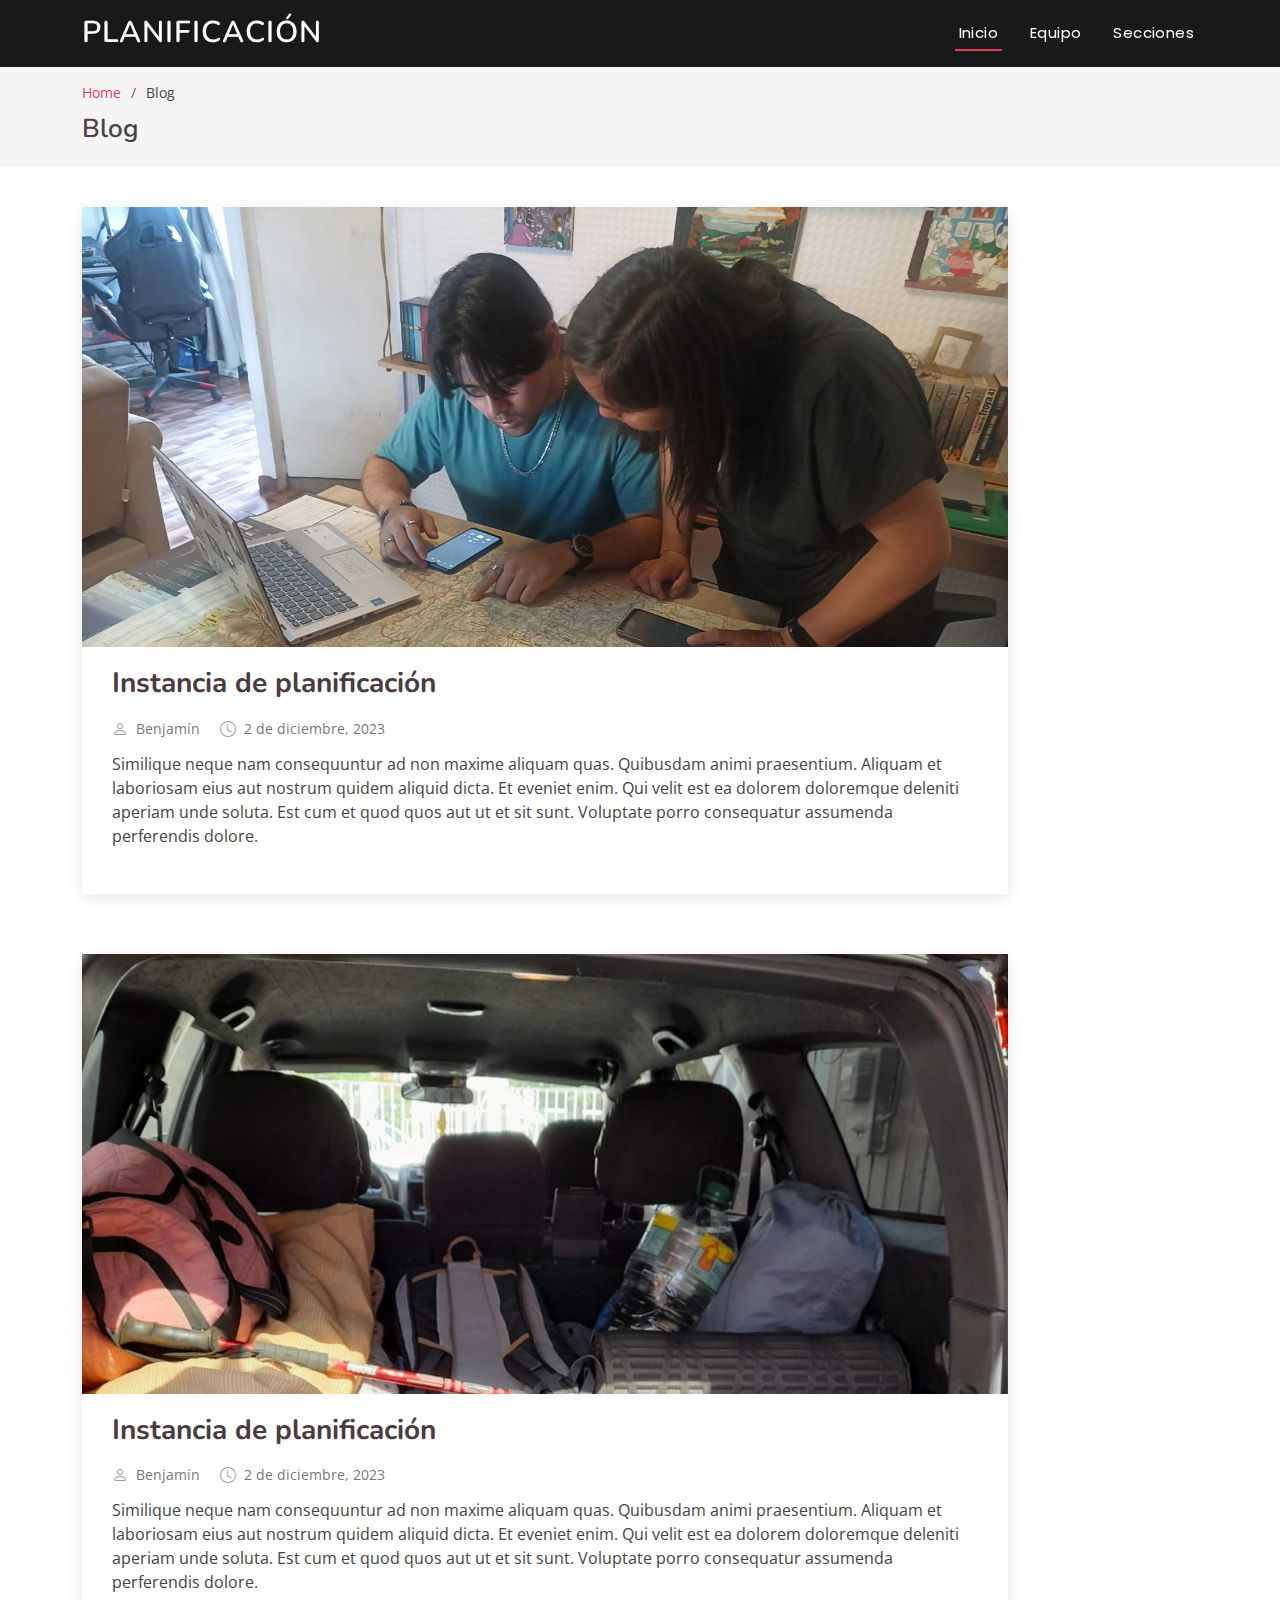
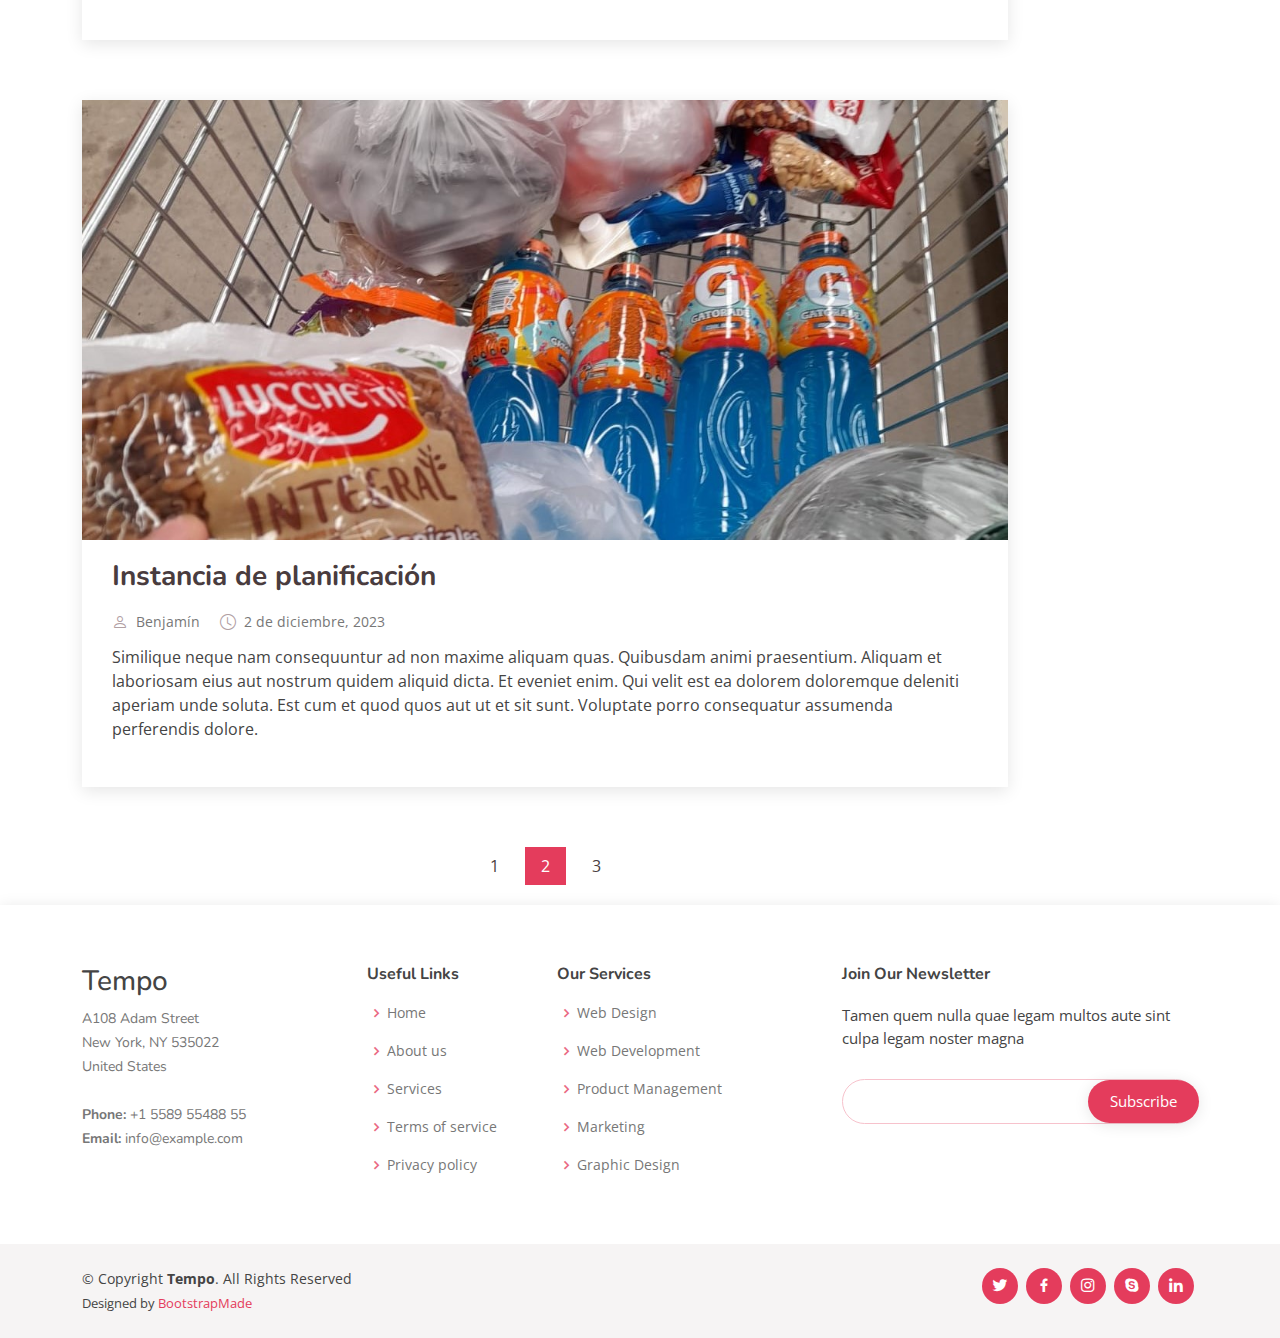
<file: blog.html>
<!DOCTYPE html>
<html lang="en">

<head>
  <meta charset="utf-8">
  <meta content="width=device-width, initial-scale=1.0" name="viewport">

  <title>Blog - Tempo Bootstrap Template</title>
  <meta content="" name="description">
  <meta content="" name="keywords">

  <!-- Favicons -->
  <link href="assets/img/favicon.png" rel="icon">
  <link href="assets/img/apple-touch-icon.png" rel="apple-touch-icon">

  <!-- Google Fonts -->
  <link href="https://fonts.googleapis.com/css?family=Open+Sans:300,300i,400,400i,600,600i,700,700i|Nunito:300,300i,400,400i,600,600i,700,700i|Poppins:300,300i,400,400i,500,500i,600,600i,700,700i" rel="stylesheet">

  <!-- Vendor CSS Files -->
  <link href="assets/vendor/bootstrap/css/bootstrap.min.css" rel="stylesheet">
  <link href="assets/vendor/bootstrap-icons/bootstrap-icons.css" rel="stylesheet">
  <link href="assets/vendor/boxicons/css/boxicons.min.css" rel="stylesheet">
  <link href="assets/vendor/glightbox/css/glightbox.min.css" rel="stylesheet">
  <link href="assets/vendor/remixicon/remixicon.css" rel="stylesheet">
  <link href="assets/vendor/swiper/swiper-bundle.min.css" rel="stylesheet">

  <!-- Template Main CSS File -->
  <link href="assets/css/style.css" rel="stylesheet">

  <!-- =======================================================
  * Template Name: Tempo
  * Updated: Sep 18 2023 with Bootstrap v5.3.2
  * Template URL: https://bootstrapmade.com/tempo-free-onepage-bootstrap-theme/
  * Author: BootstrapMade.com
  * License: https://bootstrapmade.com/license/
  ======================================================== -->
</head>

<body>

  <!-- ======= Header ======= -->
  <header id="header" class="fixed-top header-inner-pages">
    <div class="container d-flex align-items-center justify-content-between">

      <h1 class="logo"><a href="index.html">Planificación</a></h1>
      <!-- Uncomment below if you prefer to use an image logo -->
      <!-- <a href="index.html" class="logo"><img src="assets/img/logo.png" alt="" class="img-fluid"></a>-->

      <nav id="navbar" class="navbar">
        <ul>
          <li><a class="nav-link scrollto active" href="index.html">Inicio</a></li>
          <li><a class="nav-link scrollto" href="#about">Equipo</a></li>
          <li><a class="nav-link scrollto " href="#portfolio">Secciones</a></li>
        </ul>
        <i class="bi bi-list mobile-nav-toggle"></i>
      </nav><!-- .navbar -->

    </div>
  </header><!-- End Header -->

  <main id="main">

    <!-- ======= Breadcrumbs ======= -->
    <section id="breadcrumbs" class="breadcrumbs">
      <div class="container">

        <ol>
          <li><a href="index.html">Home</a></li>
          <li>Blog</li>
        </ol>
        <h2>Blog</h2>

      </div>
    </section><!-- End Breadcrumbs -->

    <!-- ======= Blog Section ======= -->
    <section id="blog" class="blog">
      <div class="container" data-aos="fade-up">

        <div class="row">

          <div class="col-lg-10 entries">

            <article class="entry">

              <div class="entry-img">
                <img src="assets/img/blog/planificacion.jpeg" alt="" class="img-fluid">
              </div>

              <h2 class="entry-title">
                <a href="blog-single.html">Instancia de planificación</a>
              </h2>

              <div class="entry-meta">
                <ul>
                  <li class="d-flex align-items-center"><i class="bi bi-person"></i> <a href="blog-single.html">Benjamín</a></li>
                  <li class="d-flex align-items-center"><i class="bi bi-clock"></i> <a href="blog-single.html"><time datetime="2020-01-01">2 de diciembre, 2023</time></a></li>
                </ul>
              </div>

              <div class="entry-content">
                <p>
                  Similique neque nam consequuntur ad non maxime aliquam quas. Quibusdam animi praesentium. Aliquam et laboriosam eius aut nostrum quidem aliquid dicta.
                  Et eveniet enim. Qui velit est ea dolorem doloremque deleniti aperiam unde soluta. Est cum et quod quos aut ut et sit sunt. Voluptate porro consequatur assumenda perferendis dolore.
                </p>
                <div class="read-more">
                  <!-- <a href="blog-single.html">Read More</a> -->
                </div>
              </div>

            </article><!-- End blog entry 1 -->


            <!-- Start blog entry 2 -->

            <article class="entry">

              <div class="entry-img">
                <img src="assets/img/blog/preparacion4.jpeg" alt="" class="img-fluid">
              </div>

              <h2 class="entry-title">
                <a href="blog-single.html">Instancia de planificación</a>
              </h2>

              <div class="entry-meta">
                <ul>
                  <li class="d-flex align-items-center"><i class="bi bi-person"></i> <a href="blog-single.html">Benjamín</a></li>
                  <li class="d-flex align-items-center"><i class="bi bi-clock"></i> <a href="blog-single.html"><time datetime="2020-01-01">2 de diciembre, 2023</time></a></li>
                </ul>
              </div>

              <div class="entry-content">
                <p>
                  Similique neque nam consequuntur ad non maxime aliquam quas. Quibusdam animi praesentium. Aliquam et laboriosam eius aut nostrum quidem aliquid dicta.
                  Et eveniet enim. Qui velit est ea dolorem doloremque deleniti aperiam unde soluta. Est cum et quod quos aut ut et sit sunt. Voluptate porro consequatur assumenda perferendis dolore.
                </p>
                <div class="read-more">
                  <!-- <a href="blog-single.html">Read More</a> -->
                </div>
              </div>

            </article><!-- End blog entry 2-->


            <!-- Start blog entry 3-->

            <article class="entry">

              <div class="entry-img">
                <img src="assets/img/blog/preparacion.jpeg" alt="" class="img-fluid">
              </div>

              <h2 class="entry-title">
                <a href="blog-single.html">Instancia de planificación</a>
              </h2>

              <div class="entry-meta">
                <ul>
                  <li class="d-flex align-items-center"><i class="bi bi-person"></i> <a href="blog-single.html">Benjamín</a></li>
                  <li class="d-flex align-items-center"><i class="bi bi-clock"></i> <a href="blog-single.html"><time datetime="2020-01-01">2 de diciembre, 2023</time></a></li>
                </ul>
              </div>

              <div class="entry-content">
                <p>
                  Similique neque nam consequuntur ad non maxime aliquam quas. Quibusdam animi praesentium. Aliquam et laboriosam eius aut nostrum quidem aliquid dicta.
                  Et eveniet enim. Qui velit est ea dolorem doloremque deleniti aperiam unde soluta. Est cum et quod quos aut ut et sit sunt. Voluptate porro consequatur assumenda perferendis dolore.
                </p>
                <div class="read-more">
                  <!-- <a href="blog-single.html">Read More</a> -->
                </div>
              </div>

            </article><!-- End blog entry -->

            <div class="blog-pagination">
              <ul class="justify-content-center">
                <li><a href="#">1</a></li>
                <li class="active"><a href="#">2</a></li>
                <li><a href="#">3</a></li>
              </ul>
            </div>

          </div><!-- End blog entries list -->

          <div class="col-lg-2">



          </div><!-- End blog sidebar -->

        </div>

      </div>
    </section><!-- End Blog Section -->

  </main><!-- End #main -->

  <!-- ======= Footer ======= -->
  <footer id="footer">

    <div class="footer-top">
      <div class="container">
        <div class="row">

          <div class="col-lg-3 col-md-6 footer-contact">
            <h3>Tempo</h3>
            <p>
              A108 Adam Street <br>
              New York, NY 535022<br>
              United States <br><br>
              <strong>Phone:</strong> +1 5589 55488 55<br>
              <strong>Email:</strong> info@example.com<br>
            </p>
          </div>

          <div class="col-lg-2 col-md-6 footer-links">
            <h4>Useful Links</h4>
            <ul>
              <li><i class="bx bx-chevron-right"></i> <a href="#">Home</a></li>
              <li><i class="bx bx-chevron-right"></i> <a href="#">About us</a></li>
              <li><i class="bx bx-chevron-right"></i> <a href="#">Services</a></li>
              <li><i class="bx bx-chevron-right"></i> <a href="#">Terms of service</a></li>
              <li><i class="bx bx-chevron-right"></i> <a href="#">Privacy policy</a></li>
            </ul>
          </div>

          <div class="col-lg-3 col-md-6 footer-links">
            <h4>Our Services</h4>
            <ul>
              <li><i class="bx bx-chevron-right"></i> <a href="#">Web Design</a></li>
              <li><i class="bx bx-chevron-right"></i> <a href="#">Web Development</a></li>
              <li><i class="bx bx-chevron-right"></i> <a href="#">Product Management</a></li>
              <li><i class="bx bx-chevron-right"></i> <a href="#">Marketing</a></li>
              <li><i class="bx bx-chevron-right"></i> <a href="#">Graphic Design</a></li>
            </ul>
          </div>

          <div class="col-lg-4 col-md-6 footer-newsletter">
            <h4>Join Our Newsletter</h4>
            <p>Tamen quem nulla quae legam multos aute sint culpa legam noster magna</p>
            <form action="" method="post">
              <input type="email" name="email"><input type="submit" value="Subscribe">
            </form>
          </div>

        </div>
      </div>
    </div>

    <div class="container d-md-flex py-4">

      <div class="me-md-auto text-center text-md-start">
        <div class="copyright">
          &copy; Copyright <strong><span>Tempo</span></strong>. All Rights Reserved
        </div>
        <div class="credits">
          <!-- All the links in the footer should remain intact. -->
          <!-- You can delete the links only if you purchased the pro version. -->
          <!-- Licensing information: https://bootstrapmade.com/license/ -->
          <!-- Purchase the pro version with working PHP/AJAX contact form: https://bootstrapmade.com/tempo-free-onepage-bootstrap-theme/ -->
          Designed by <a href="https://bootstrapmade.com/">BootstrapMade</a>
        </div>
      </div>
      <div class="social-links text-center text-md-right pt-3 pt-md-0">
        <a href="#" class="twitter"><i class="bx bxl-twitter"></i></a>
        <a href="#" class="facebook"><i class="bx bxl-facebook"></i></a>
        <a href="#" class="instagram"><i class="bx bxl-instagram"></i></a>
        <a href="#" class="google-plus"><i class="bx bxl-skype"></i></a>
        <a href="#" class="linkedin"><i class="bx bxl-linkedin"></i></a>
      </div>
    </div>
  </footer><!-- End Footer -->

  <a href="#" class="back-to-top d-flex align-items-center justify-content-center"><i class="bi bi-arrow-up-short"></i></a>

  <!-- Vendor JS Files -->
  <script src="assets/vendor/bootstrap/js/bootstrap.bundle.min.js"></script>
  <script src="assets/vendor/glightbox/js/glightbox.min.js"></script>
  <script src="assets/vendor/isotope-layout/isotope.pkgd.min.js"></script>
  <script src="assets/vendor/swiper/swiper-bundle.min.js"></script>
  <script src="assets/vendor/php-email-form/validate.js"></script>

  <!-- Template Main JS File -->
  <script src="assets/js/main.js"></script>

</body>

</html>
</file>
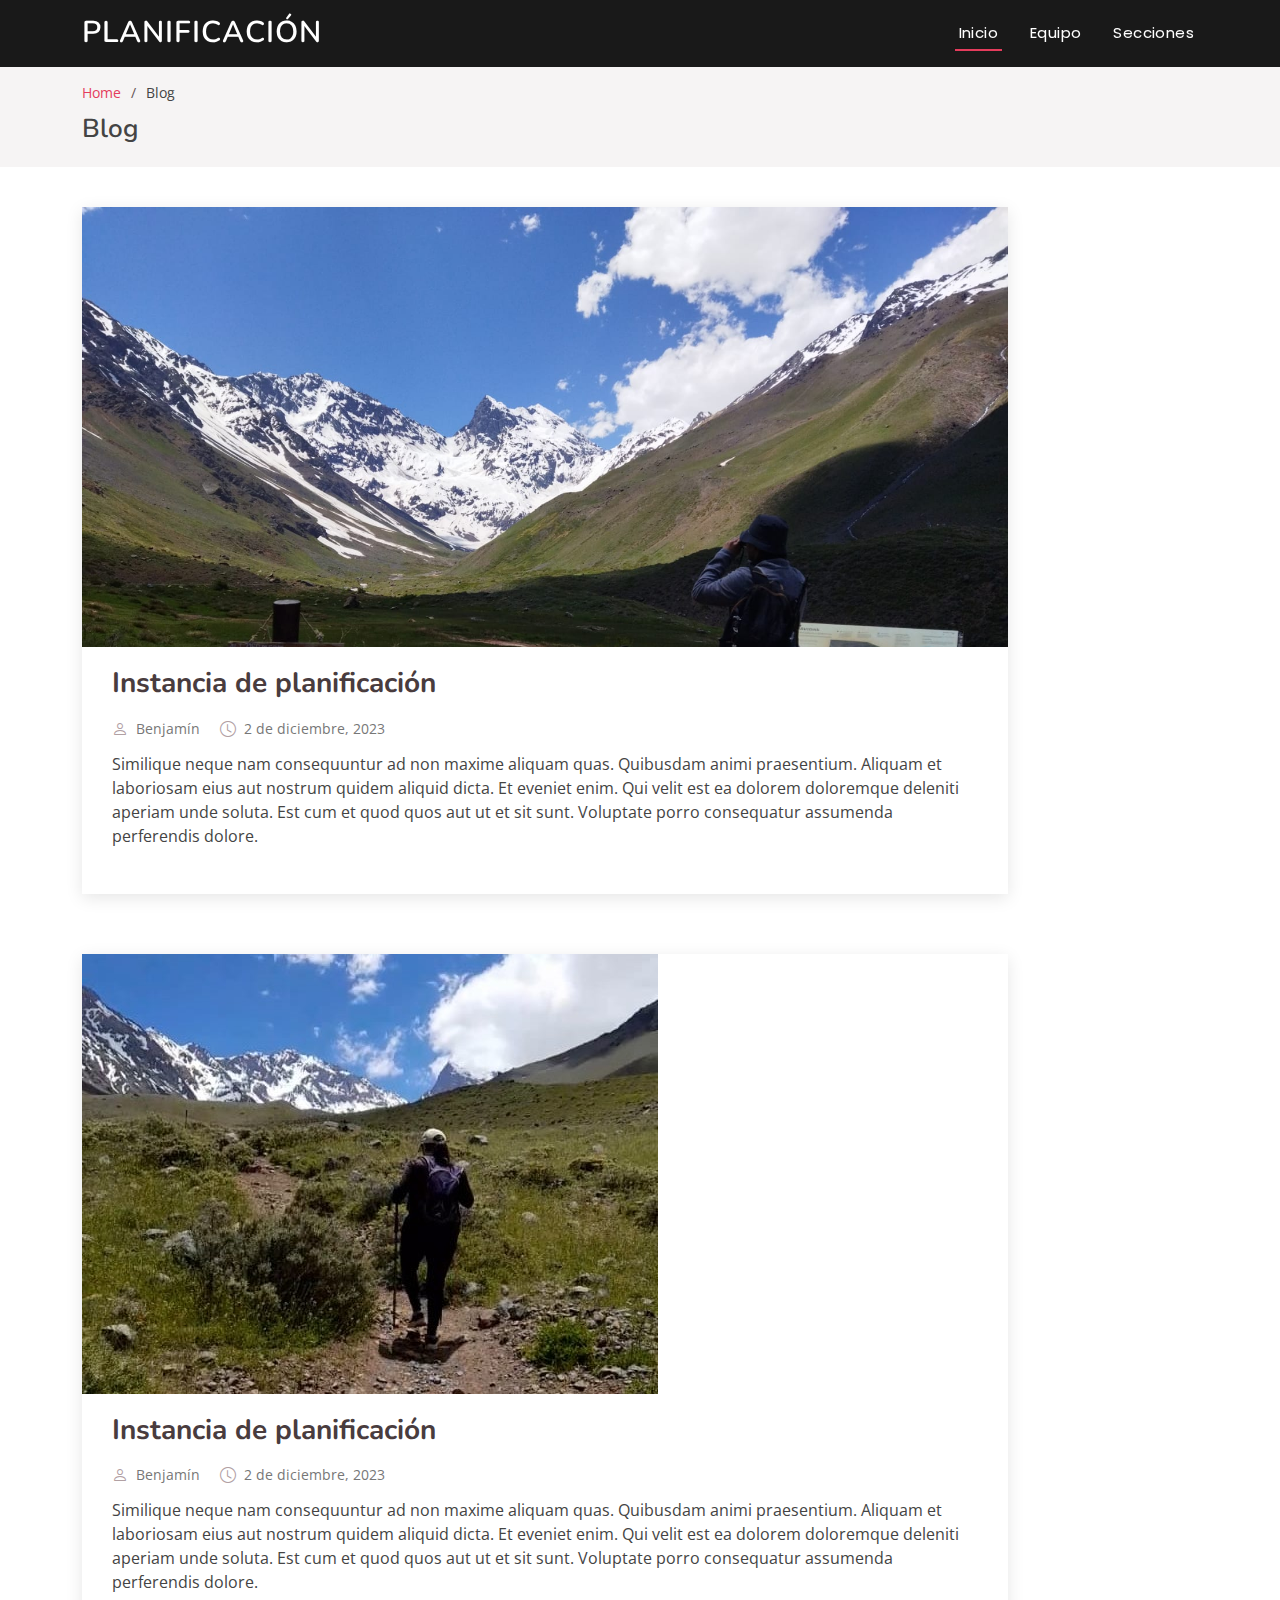
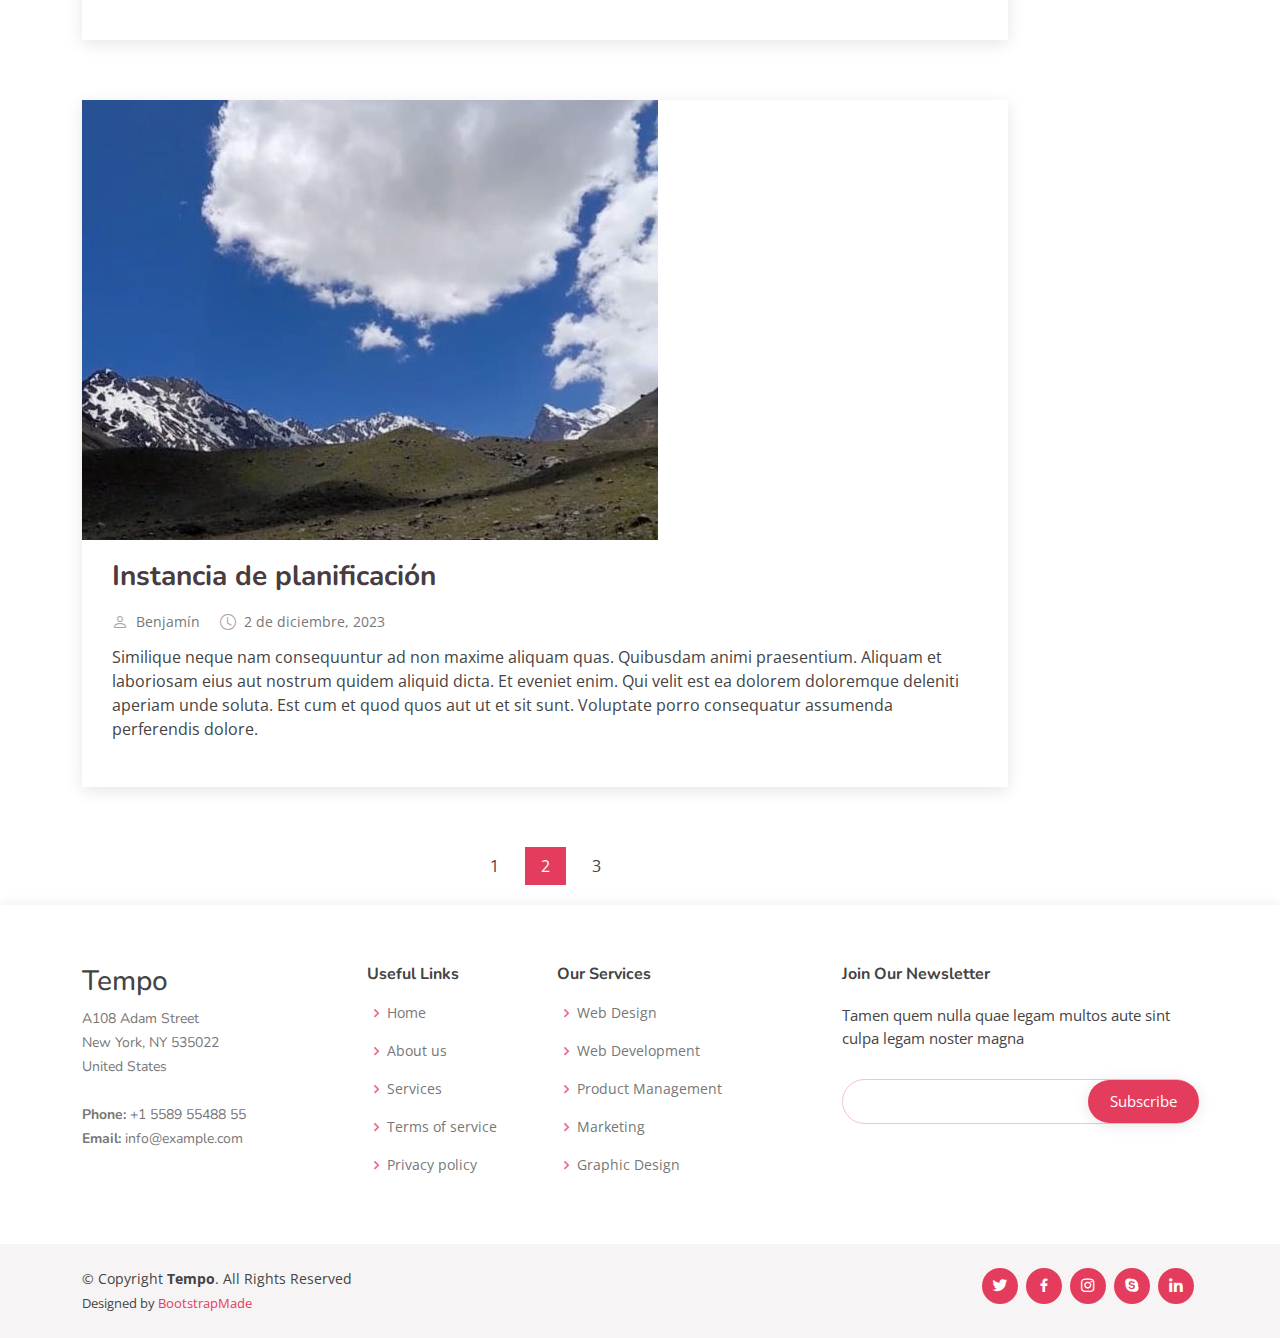
<file: blog2.html>
<!DOCTYPE html>
<html lang="en">

<head>
  <meta charset="utf-8">
  <meta content="width=device-width, initial-scale=1.0" name="viewport">

  <title>Blog - Tempo Bootstrap Template</title>
  <meta content="" name="description">
  <meta content="" name="keywords">

  <!-- Favicons -->
  <link href="assets/img/favicon.png" rel="icon">
  <link href="assets/img/apple-touch-icon.png" rel="apple-touch-icon">

  <!-- Google Fonts -->
  <link href="https://fonts.googleapis.com/css?family=Open+Sans:300,300i,400,400i,600,600i,700,700i|Nunito:300,300i,400,400i,600,600i,700,700i|Poppins:300,300i,400,400i,500,500i,600,600i,700,700i" rel="stylesheet">

  <!-- Vendor CSS Files -->
  <link href="assets/vendor/bootstrap/css/bootstrap.min.css" rel="stylesheet">
  <link href="assets/vendor/bootstrap-icons/bootstrap-icons.css" rel="stylesheet">
  <link href="assets/vendor/boxicons/css/boxicons.min.css" rel="stylesheet">
  <link href="assets/vendor/glightbox/css/glightbox.min.css" rel="stylesheet">
  <link href="assets/vendor/remixicon/remixicon.css" rel="stylesheet">
  <link href="assets/vendor/swiper/swiper-bundle.min.css" rel="stylesheet">

  <!-- Template Main CSS File -->
  <link href="assets/css/style.css" rel="stylesheet">

  <!-- =======================================================
  * Template Name: Tempo
  * Updated: Sep 18 2023 with Bootstrap v5.3.2
  * Template URL: https://bootstrapmade.com/tempo-free-onepage-bootstrap-theme/
  * Author: BootstrapMade.com
  * License: https://bootstrapmade.com/license/
  ======================================================== -->
</head>

<body>

  <!-- ======= Header ======= -->
  <header id="header" class="fixed-top header-inner-pages">
    <div class="container d-flex align-items-center justify-content-between">

      <h1 class="logo"><a href="index.html">Planificación</a></h1>
      <!-- Uncomment below if you prefer to use an image logo -->
      <!-- <a href="index.html" class="logo"><img src="assets/img/logo.png" alt="" class="img-fluid"></a>-->

      <nav id="navbar" class="navbar">
        <ul>
          <li><a class="nav-link scrollto active" href="index.html">Inicio</a></li>
          <li><a class="nav-link scrollto" href="#about">Equipo</a></li>
          <li><a class="nav-link scrollto " href="#portfolio">Secciones</a></li>
        </ul>
        <i class="bi bi-list mobile-nav-toggle"></i>
      </nav><!-- .navbar -->

    </div>
  </header><!-- End Header -->

  <main id="main">

    <!-- ======= Breadcrumbs ======= -->
    <section id="breadcrumbs" class="breadcrumbs">
      <div class="container">

        <ol>
          <li><a href="index.html">Home</a></li>
          <li>Blog</li>
        </ol>
        <h2>Blog</h2>

      </div>
    </section><!-- End Breadcrumbs -->

    <!-- ======= Blog Section ======= -->
    <section id="blog" class="blog">
      <div class="container" data-aos="fade-up">

        <div class="row">

          <div class="col-lg-10 entries">

            <article class="entry">

              <div class="entry-img">
                <img src="assets/img/portfolio/paisaje1.jpeg" alt="" class="img-fluid">
              </div>

              <h2 class="entry-title">
                <a href="blog-single.html">Instancia de planificación</a>
              </h2>

              <div class="entry-meta">
                <ul>
                  <li class="d-flex align-items-center"><i class="bi bi-person"></i> <a href="blog-single.html">Benjamín</a></li>
                  <li class="d-flex align-items-center"><i class="bi bi-clock"></i> <a href="blog-single.html"><time datetime="2020-01-01">2 de diciembre, 2023</time></a></li>
                </ul>
              </div>

              <div class="entry-content">
                <p>
                  Similique neque nam consequuntur ad non maxime aliquam quas. Quibusdam animi praesentium. Aliquam et laboriosam eius aut nostrum quidem aliquid dicta.
                  Et eveniet enim. Qui velit est ea dolorem doloremque deleniti aperiam unde soluta. Est cum et quod quos aut ut et sit sunt. Voluptate porro consequatur assumenda perferendis dolore.
                </p>
                <div class="read-more">
                  <!-- <a href="blog-single.html">Read More</a> -->
                </div>
              </div>

            </article><!-- End blog entry 1 -->


            <!-- Start blog entry 2 -->

            <article class="entry">

              <div class="entry-img">
                <img src="assets/img/portfolio/paisaje4.jpeg" alt="" class="img-fluid">
              </div>

              <h2 class="entry-title">
                <a href="blog-single.html">Instancia de planificación</a>
              </h2>

              <div class="entry-meta">
                <ul>
                  <li class="d-flex align-items-center"><i class="bi bi-person"></i> <a href="blog-single.html">Benjamín</a></li>
                  <li class="d-flex align-items-center"><i class="bi bi-clock"></i> <a href="blog-single.html"><time datetime="2020-01-01">2 de diciembre, 2023</time></a></li>
                </ul>
              </div>

              <div class="entry-content">
                <p>
                  Similique neque nam consequuntur ad non maxime aliquam quas. Quibusdam animi praesentium. Aliquam et laboriosam eius aut nostrum quidem aliquid dicta.
                  Et eveniet enim. Qui velit est ea dolorem doloremque deleniti aperiam unde soluta. Est cum et quod quos aut ut et sit sunt. Voluptate porro consequatur assumenda perferendis dolore.
                </p>
                <div class="read-more">
                  <!-- <a href="blog-single.html">Read More</a> -->
                </div>
              </div>

            </article><!-- End blog entry 2-->


            <!-- Start blog entry 3-->

            <article class="entry">

              <div class="entry-img">
                <img src="assets/img/portfolio/paisaje5.jpeg" alt="" class="img-fluid">
              </div>

              <h2 class="entry-title">
                <a href="blog-single.html">Instancia de planificación</a>
              </h2>

              <div class="entry-meta">
                <ul>
                  <li class="d-flex align-items-center"><i class="bi bi-person"></i> <a href="blog-single.html">Benjamín</a></li>
                  <li class="d-flex align-items-center"><i class="bi bi-clock"></i> <a href="blog-single.html"><time datetime="2020-01-01">2 de diciembre, 2023</time></a></li>
                </ul>
              </div>

              <div class="entry-content">
                <p>
                  Similique neque nam consequuntur ad non maxime aliquam quas. Quibusdam animi praesentium. Aliquam et laboriosam eius aut nostrum quidem aliquid dicta.
                  Et eveniet enim. Qui velit est ea dolorem doloremque deleniti aperiam unde soluta. Est cum et quod quos aut ut et sit sunt. Voluptate porro consequatur assumenda perferendis dolore.
                </p>
                <div class="read-more">
                  <!-- <a href="blog-single.html">Read More</a> -->
                </div>
              </div>

            </article><!-- End blog entry -->

            <div class="blog-pagination">
              <ul class="justify-content-center">
                <li><a href="#">1</a></li>
                <li class="active"><a href="#">2</a></li>
                <li><a href="#">3</a></li>
              </ul>
            </div>

          </div><!-- End blog entries list -->

          <div class="col-lg-2">



          </div><!-- End blog sidebar -->

        </div>

      </div>
    </section><!-- End Blog Section -->

  </main><!-- End #main -->

  <!-- ======= Footer ======= -->
  <footer id="footer">

    <div class="footer-top">
      <div class="container">
        <div class="row">

          <div class="col-lg-3 col-md-6 footer-contact">
            <h3>Tempo</h3>
            <p>
              A108 Adam Street <br>
              New York, NY 535022<br>
              United States <br><br>
              <strong>Phone:</strong> +1 5589 55488 55<br>
              <strong>Email:</strong> info@example.com<br>
            </p>
          </div>

          <div class="col-lg-2 col-md-6 footer-links">
            <h4>Useful Links</h4>
            <ul>
              <li><i class="bx bx-chevron-right"></i> <a href="#">Home</a></li>
              <li><i class="bx bx-chevron-right"></i> <a href="#">About us</a></li>
              <li><i class="bx bx-chevron-right"></i> <a href="#">Services</a></li>
              <li><i class="bx bx-chevron-right"></i> <a href="#">Terms of service</a></li>
              <li><i class="bx bx-chevron-right"></i> <a href="#">Privacy policy</a></li>
            </ul>
          </div>

          <div class="col-lg-3 col-md-6 footer-links">
            <h4>Our Services</h4>
            <ul>
              <li><i class="bx bx-chevron-right"></i> <a href="#">Web Design</a></li>
              <li><i class="bx bx-chevron-right"></i> <a href="#">Web Development</a></li>
              <li><i class="bx bx-chevron-right"></i> <a href="#">Product Management</a></li>
              <li><i class="bx bx-chevron-right"></i> <a href="#">Marketing</a></li>
              <li><i class="bx bx-chevron-right"></i> <a href="#">Graphic Design</a></li>
            </ul>
          </div>

          <div class="col-lg-4 col-md-6 footer-newsletter">
            <h4>Join Our Newsletter</h4>
            <p>Tamen quem nulla quae legam multos aute sint culpa legam noster magna</p>
            <form action="" method="post">
              <input type="email" name="email"><input type="submit" value="Subscribe">
            </form>
          </div>

        </div>
      </div>
    </div>

    <div class="container d-md-flex py-4">

      <div class="me-md-auto text-center text-md-start">
        <div class="copyright">
          &copy; Copyright <strong><span>Tempo</span></strong>. All Rights Reserved
        </div>
        <div class="credits">
          <!-- All the links in the footer should remain intact. -->
          <!-- You can delete the links only if you purchased the pro version. -->
          <!-- Licensing information: https://bootstrapmade.com/license/ -->
          <!-- Purchase the pro version with working PHP/AJAX contact form: https://bootstrapmade.com/tempo-free-onepage-bootstrap-theme/ -->
          Designed by <a href="https://bootstrapmade.com/">BootstrapMade</a>
        </div>
      </div>
      <div class="social-links text-center text-md-right pt-3 pt-md-0">
        <a href="#" class="twitter"><i class="bx bxl-twitter"></i></a>
        <a href="#" class="facebook"><i class="bx bxl-facebook"></i></a>
        <a href="#" class="instagram"><i class="bx bxl-instagram"></i></a>
        <a href="#" class="google-plus"><i class="bx bxl-skype"></i></a>
        <a href="#" class="linkedin"><i class="bx bxl-linkedin"></i></a>
      </div>
    </div>
  </footer><!-- End Footer -->

  <a href="#" class="back-to-top d-flex align-items-center justify-content-center"><i class="bi bi-arrow-up-short"></i></a>

  <!-- Vendor JS Files -->
  <script src="assets/vendor/bootstrap/js/bootstrap.bundle.min.js"></script>
  <script src="assets/vendor/glightbox/js/glightbox.min.js"></script>
  <script src="assets/vendor/isotope-layout/isotope.pkgd.min.js"></script>
  <script src="assets/vendor/swiper/swiper-bundle.min.js"></script>
  <script src="assets/vendor/php-email-form/validate.js"></script>

  <!-- Template Main JS File -->
  <script src="assets/js/main.js"></script>

</body>

</html>
</file>
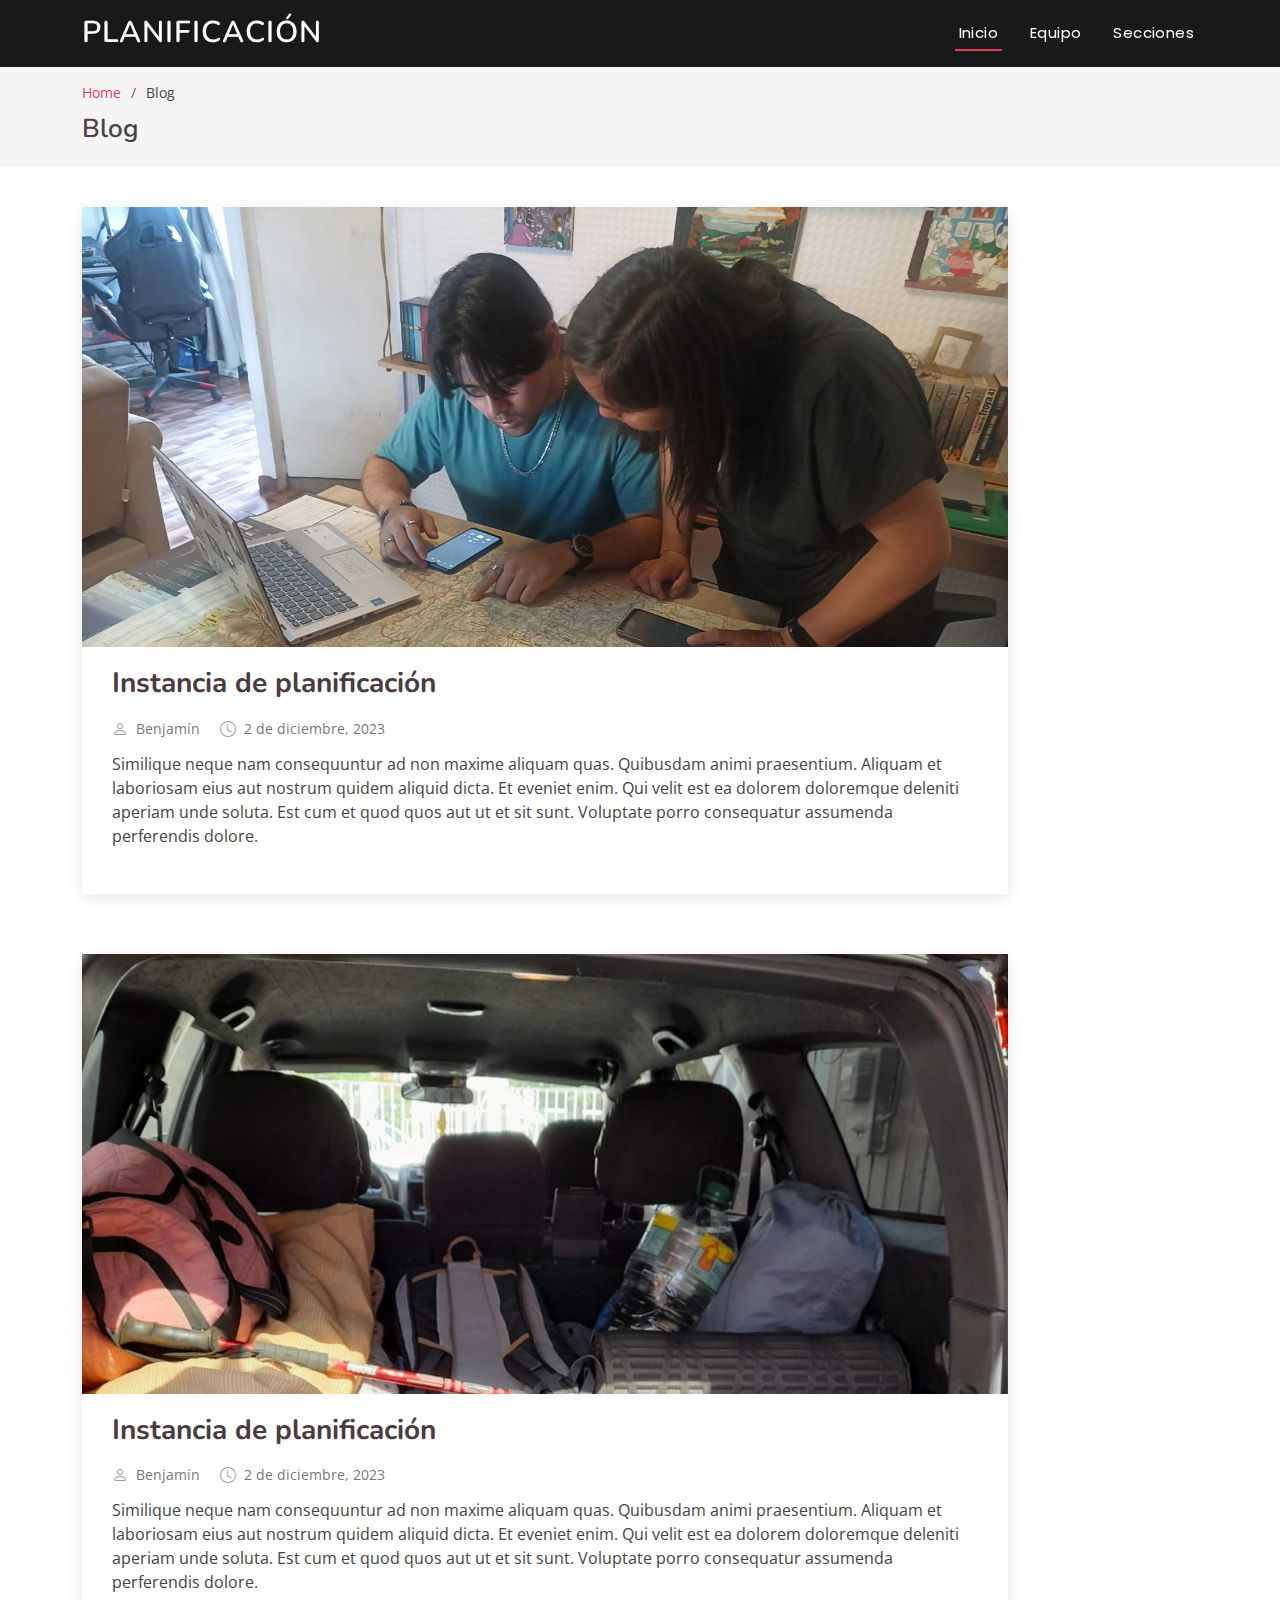
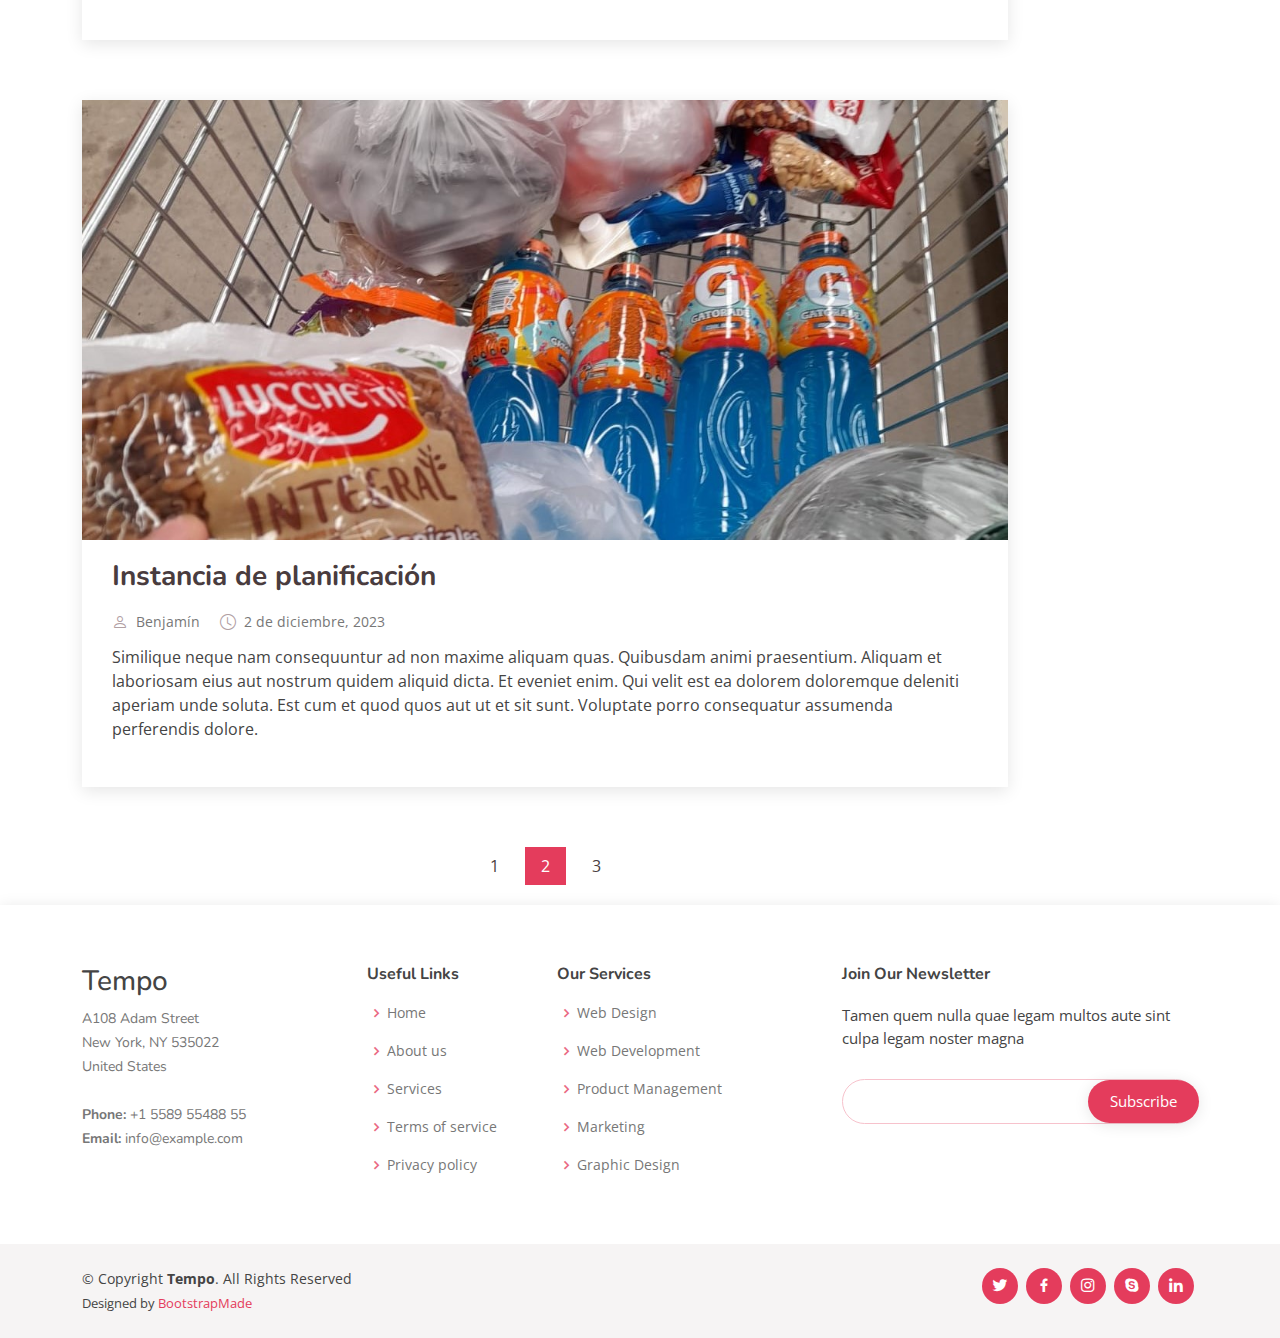
<file: blog3.html>
<!DOCTYPE html>
<html lang="en">

<head>
  <meta charset="utf-8">
  <meta content="width=device-width, initial-scale=1.0" name="viewport">

  <title>Blog - Tempo Bootstrap Template</title>
  <meta content="" name="description">
  <meta content="" name="keywords">

  <!-- Favicons -->
  <link href="assets/img/favicon.png" rel="icon">
  <link href="assets/img/apple-touch-icon.png" rel="apple-touch-icon">

  <!-- Google Fonts -->
  <link href="https://fonts.googleapis.com/css?family=Open+Sans:300,300i,400,400i,600,600i,700,700i|Nunito:300,300i,400,400i,600,600i,700,700i|Poppins:300,300i,400,400i,500,500i,600,600i,700,700i" rel="stylesheet">

  <!-- Vendor CSS Files -->
  <link href="assets/vendor/bootstrap/css/bootstrap.min.css" rel="stylesheet">
  <link href="assets/vendor/bootstrap-icons/bootstrap-icons.css" rel="stylesheet">
  <link href="assets/vendor/boxicons/css/boxicons.min.css" rel="stylesheet">
  <link href="assets/vendor/glightbox/css/glightbox.min.css" rel="stylesheet">
  <link href="assets/vendor/remixicon/remixicon.css" rel="stylesheet">
  <link href="assets/vendor/swiper/swiper-bundle.min.css" rel="stylesheet">

  <!-- Template Main CSS File -->
  <link href="assets/css/style.css" rel="stylesheet">

  <!-- =======================================================
  * Template Name: Tempo
  * Updated: Sep 18 2023 with Bootstrap v5.3.2
  * Template URL: https://bootstrapmade.com/tempo-free-onepage-bootstrap-theme/
  * Author: BootstrapMade.com
  * License: https://bootstrapmade.com/license/
  ======================================================== -->
</head>

<body>

  <!-- ======= Header ======= -->
  <header id="header" class="fixed-top header-inner-pages">
    <div class="container d-flex align-items-center justify-content-between">

      <h1 class="logo"><a href="index.html">Planificación</a></h1>
      <!-- Uncomment below if you prefer to use an image logo -->
      <!-- <a href="index.html" class="logo"><img src="assets/img/logo.png" alt="" class="img-fluid"></a>-->

      <nav id="navbar" class="navbar">
        <ul>
          <li><a class="nav-link scrollto active" href="index.html">Inicio</a></li>
          <li><a class="nav-link scrollto" href="#about">Equipo</a></li>
          <li><a class="nav-link scrollto " href="#portfolio">Secciones</a></li>
        </ul>
        <i class="bi bi-list mobile-nav-toggle"></i>
      </nav><!-- .navbar -->

    </div>
  </header><!-- End Header -->

  <main id="main">

    <!-- ======= Breadcrumbs ======= -->
    <section id="breadcrumbs" class="breadcrumbs">
      <div class="container">

        <ol>
          <li><a href="index.html">Home</a></li>
          <li>Blog</li>
        </ol>
        <h2>Blog</h2>

      </div>
    </section><!-- End Breadcrumbs -->

    <!-- ======= Blog Section ======= -->
    <section id="blog" class="blog">
      <div class="container" data-aos="fade-up">

        <div class="row">

          <div class="col-lg-10 entries">

            <article class="entry">

              <div class="entry-img">
                <img src="assets/img/blog/planificacion.jpeg" alt="" class="img-fluid">
              </div>

              <h2 class="entry-title">
                <a href="blog-single.html">Instancia de planificación</a>
              </h2>

              <div class="entry-meta">
                <ul>
                  <li class="d-flex align-items-center"><i class="bi bi-person"></i> <a href="blog-single.html">Benjamín</a></li>
                  <li class="d-flex align-items-center"><i class="bi bi-clock"></i> <a href="blog-single.html"><time datetime="2020-01-01">2 de diciembre, 2023</time></a></li>
                </ul>
              </div>

              <div class="entry-content">
                <p>
                  Similique neque nam consequuntur ad non maxime aliquam quas. Quibusdam animi praesentium. Aliquam et laboriosam eius aut nostrum quidem aliquid dicta.
                  Et eveniet enim. Qui velit est ea dolorem doloremque deleniti aperiam unde soluta. Est cum et quod quos aut ut et sit sunt. Voluptate porro consequatur assumenda perferendis dolore.
                </p>
                <div class="read-more">
                  <!-- <a href="blog-single.html">Read More</a> -->
                </div>
              </div>

            </article><!-- End blog entry 1 -->


            <!-- Start blog entry 2 -->

            <article class="entry">

              <div class="entry-img">
                <img src="assets/img/blog/preparacion4.jpeg" alt="" class="img-fluid">
              </div>

              <h2 class="entry-title">
                <a href="blog-single.html">Instancia de planificación</a>
              </h2>

              <div class="entry-meta">
                <ul>
                  <li class="d-flex align-items-center"><i class="bi bi-person"></i> <a href="blog-single.html">Benjamín</a></li>
                  <li class="d-flex align-items-center"><i class="bi bi-clock"></i> <a href="blog-single.html"><time datetime="2020-01-01">2 de diciembre, 2023</time></a></li>
                </ul>
              </div>

              <div class="entry-content">
                <p>
                  Similique neque nam consequuntur ad non maxime aliquam quas. Quibusdam animi praesentium. Aliquam et laboriosam eius aut nostrum quidem aliquid dicta.
                  Et eveniet enim. Qui velit est ea dolorem doloremque deleniti aperiam unde soluta. Est cum et quod quos aut ut et sit sunt. Voluptate porro consequatur assumenda perferendis dolore.
                </p>
                <div class="read-more">
                  <!-- <a href="blog-single.html">Read More</a> -->
                </div>
              </div>

            </article><!-- End blog entry 2-->


            <!-- Start blog entry 3-->

            <article class="entry">

              <div class="entry-img">
                <img src="assets/img/blog/preparacion.jpeg" alt="" class="img-fluid">
              </div>

              <h2 class="entry-title">
                <a href="blog-single.html">Instancia de planificación</a>
              </h2>

              <div class="entry-meta">
                <ul>
                  <li class="d-flex align-items-center"><i class="bi bi-person"></i> <a href="blog-single.html">Benjamín</a></li>
                  <li class="d-flex align-items-center"><i class="bi bi-clock"></i> <a href="blog-single.html"><time datetime="2020-01-01">2 de diciembre, 2023</time></a></li>
                </ul>
              </div>

              <div class="entry-content">
                <p>
                  Similique neque nam consequuntur ad non maxime aliquam quas. Quibusdam animi praesentium. Aliquam et laboriosam eius aut nostrum quidem aliquid dicta.
                  Et eveniet enim. Qui velit est ea dolorem doloremque deleniti aperiam unde soluta. Est cum et quod quos aut ut et sit sunt. Voluptate porro consequatur assumenda perferendis dolore.
                </p>
                <div class="read-more">
                  <!-- <a href="blog-single.html">Read More</a> -->
                </div>
              </div>

            </article><!-- End blog entry -->

            <div class="blog-pagination">
              <ul class="justify-content-center">
                <li><a href="#">1</a></li>
                <li class="active"><a href="#">2</a></li>
                <li><a href="#">3</a></li>
              </ul>
            </div>

          </div><!-- End blog entries list -->

          <div class="col-lg-2">



          </div><!-- End blog sidebar -->

        </div>

      </div>
    </section><!-- End Blog Section -->

  </main><!-- End #main -->

  <!-- ======= Footer ======= -->
  <footer id="footer">

    <div class="footer-top">
      <div class="container">
        <div class="row">

          <div class="col-lg-3 col-md-6 footer-contact">
            <h3>Tempo</h3>
            <p>
              A108 Adam Street <br>
              New York, NY 535022<br>
              United States <br><br>
              <strong>Phone:</strong> +1 5589 55488 55<br>
              <strong>Email:</strong> info@example.com<br>
            </p>
          </div>

          <div class="col-lg-2 col-md-6 footer-links">
            <h4>Useful Links</h4>
            <ul>
              <li><i class="bx bx-chevron-right"></i> <a href="#">Home</a></li>
              <li><i class="bx bx-chevron-right"></i> <a href="#">About us</a></li>
              <li><i class="bx bx-chevron-right"></i> <a href="#">Services</a></li>
              <li><i class="bx bx-chevron-right"></i> <a href="#">Terms of service</a></li>
              <li><i class="bx bx-chevron-right"></i> <a href="#">Privacy policy</a></li>
            </ul>
          </div>

          <div class="col-lg-3 col-md-6 footer-links">
            <h4>Our Services</h4>
            <ul>
              <li><i class="bx bx-chevron-right"></i> <a href="#">Web Design</a></li>
              <li><i class="bx bx-chevron-right"></i> <a href="#">Web Development</a></li>
              <li><i class="bx bx-chevron-right"></i> <a href="#">Product Management</a></li>
              <li><i class="bx bx-chevron-right"></i> <a href="#">Marketing</a></li>
              <li><i class="bx bx-chevron-right"></i> <a href="#">Graphic Design</a></li>
            </ul>
          </div>

          <div class="col-lg-4 col-md-6 footer-newsletter">
            <h4>Join Our Newsletter</h4>
            <p>Tamen quem nulla quae legam multos aute sint culpa legam noster magna</p>
            <form action="" method="post">
              <input type="email" name="email"><input type="submit" value="Subscribe">
            </form>
          </div>

        </div>
      </div>
    </div>

    <div class="container d-md-flex py-4">

      <div class="me-md-auto text-center text-md-start">
        <div class="copyright">
          &copy; Copyright <strong><span>Tempo</span></strong>. All Rights Reserved
        </div>
        <div class="credits">
          <!-- All the links in the footer should remain intact. -->
          <!-- You can delete the links only if you purchased the pro version. -->
          <!-- Licensing information: https://bootstrapmade.com/license/ -->
          <!-- Purchase the pro version with working PHP/AJAX contact form: https://bootstrapmade.com/tempo-free-onepage-bootstrap-theme/ -->
          Designed by <a href="https://bootstrapmade.com/">BootstrapMade</a>
        </div>
      </div>
      <div class="social-links text-center text-md-right pt-3 pt-md-0">
        <a href="#" class="twitter"><i class="bx bxl-twitter"></i></a>
        <a href="#" class="facebook"><i class="bx bxl-facebook"></i></a>
        <a href="#" class="instagram"><i class="bx bxl-instagram"></i></a>
        <a href="#" class="google-plus"><i class="bx bxl-skype"></i></a>
        <a href="#" class="linkedin"><i class="bx bxl-linkedin"></i></a>
      </div>
    </div>
  </footer><!-- End Footer -->

  <a href="#" class="back-to-top d-flex align-items-center justify-content-center"><i class="bi bi-arrow-up-short"></i></a>

  <!-- Vendor JS Files -->
  <script src="assets/vendor/bootstrap/js/bootstrap.bundle.min.js"></script>
  <script src="assets/vendor/glightbox/js/glightbox.min.js"></script>
  <script src="assets/vendor/isotope-layout/isotope.pkgd.min.js"></script>
  <script src="assets/vendor/swiper/swiper-bundle.min.js"></script>
  <script src="assets/vendor/php-email-form/validate.js"></script>

  <!-- Template Main JS File -->
  <script src="assets/js/main.js"></script>

</body>

</html>
</file>
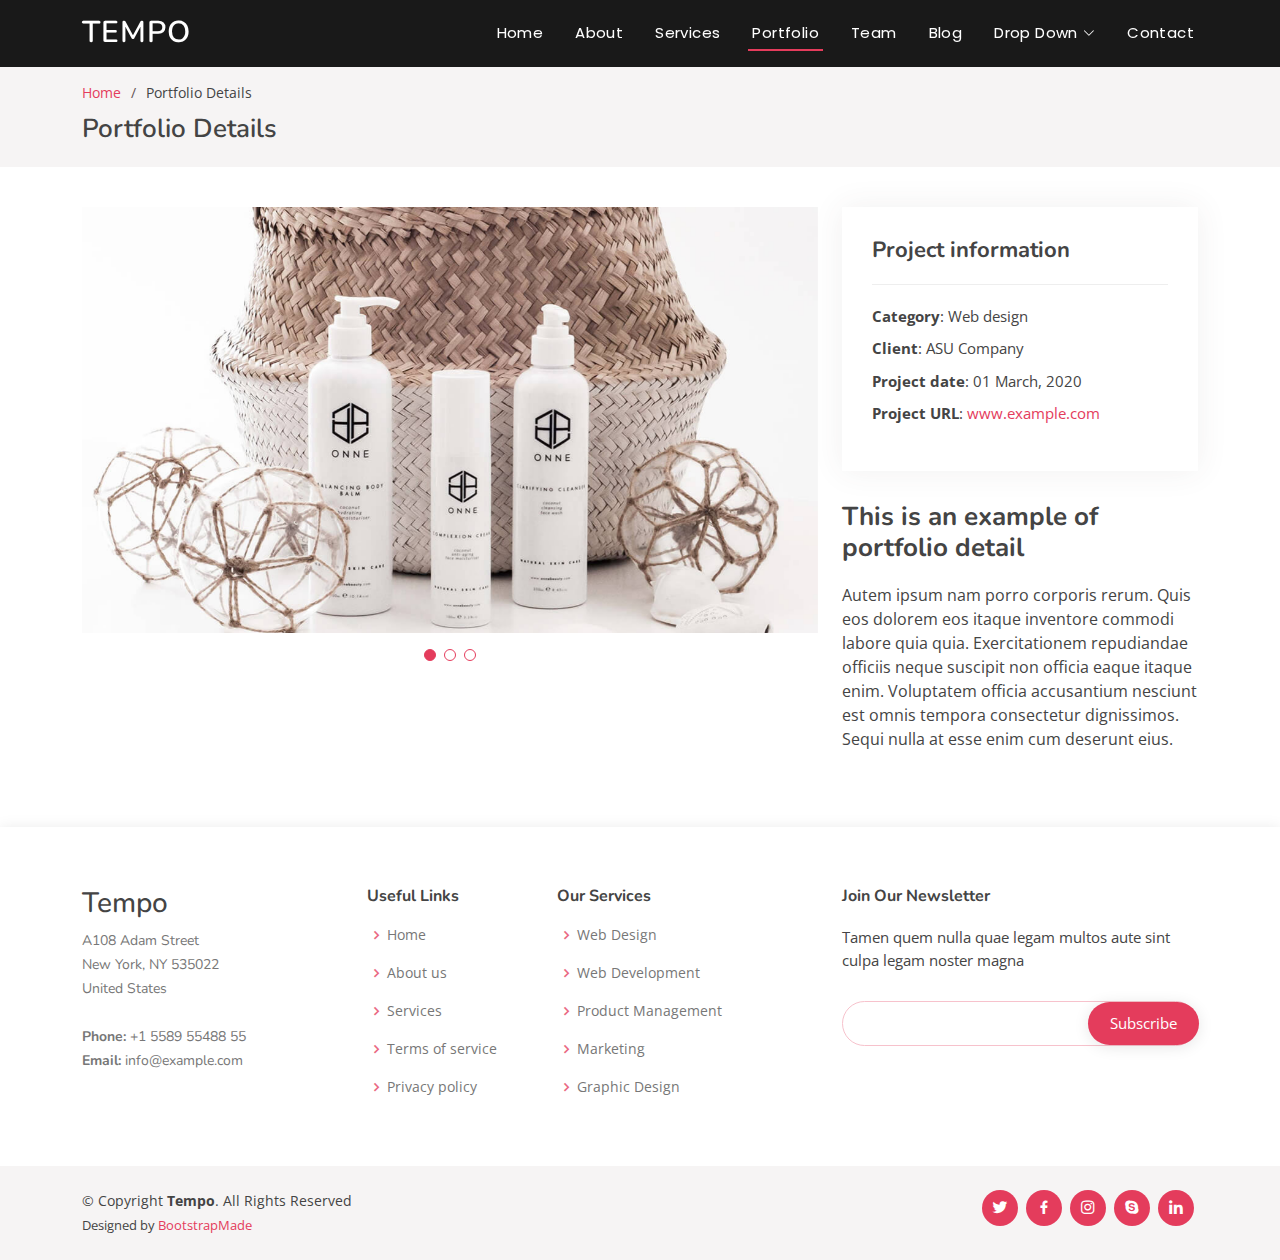
<file: portfolio-details.html>
<!DOCTYPE html>
<html lang="en">

<head>
  <meta charset="utf-8">
  <meta content="width=device-width, initial-scale=1.0" name="viewport">

  <title>Portfolio Details - Tempo Bootstrap Template</title>
  <meta content="" name="description">
  <meta content="" name="keywords">

  <!-- Favicons -->
  <link href="assets/img/favicon.png" rel="icon">
  <link href="assets/img/apple-touch-icon.png" rel="apple-touch-icon">

  <!-- Google Fonts -->
  <link href="https://fonts.googleapis.com/css?family=Open+Sans:300,300i,400,400i,600,600i,700,700i|Nunito:300,300i,400,400i,600,600i,700,700i|Poppins:300,300i,400,400i,500,500i,600,600i,700,700i" rel="stylesheet">

  <!-- Vendor CSS Files -->
  <link href="assets/vendor/bootstrap/css/bootstrap.min.css" rel="stylesheet">
  <link href="assets/vendor/bootstrap-icons/bootstrap-icons.css" rel="stylesheet">
  <link href="assets/vendor/boxicons/css/boxicons.min.css" rel="stylesheet">
  <link href="assets/vendor/glightbox/css/glightbox.min.css" rel="stylesheet">
  <link href="assets/vendor/remixicon/remixicon.css" rel="stylesheet">
  <link href="assets/vendor/swiper/swiper-bundle.min.css" rel="stylesheet">

  <!-- Template Main CSS File -->
  <link href="assets/css/style.css" rel="stylesheet">

  <!-- =======================================================
  * Template Name: Tempo
  * Updated: Sep 18 2023 with Bootstrap v5.3.2
  * Template URL: https://bootstrapmade.com/tempo-free-onepage-bootstrap-theme/
  * Author: BootstrapMade.com
  * License: https://bootstrapmade.com/license/
  ======================================================== -->
</head>

<body>

  <!-- ======= Header ======= -->
  <header id="header" class="fixed-top header-inner-pages">
    <div class="container d-flex align-items-center justify-content-between">

      <h1 class="logo"><a href="index.html">Tempo</a></h1>
      <!-- Uncomment below if you prefer to use an image logo -->
      <!-- <a href="index.html" class="logo"><img src="assets/img/logo.png" alt="" class="img-fluid"></a>-->

      <nav id="navbar" class="navbar">
        <ul>
          <li><a class="nav-link scrollto " href="#hero">Home</a></li>
          <li><a class="nav-link scrollto" href="#about">About</a></li>
          <li><a class="nav-link scrollto" href="#services">Services</a></li>
          <li><a class="nav-link scrollto active" href="#portfolio">Portfolio</a></li>
          <li><a class="nav-link scrollto" href="#team">Team</a></li>
          <li><a href="blog.html">Blog</a></li>
          <li class="dropdown"><a href="#"><span>Drop Down</span> <i class="bi bi-chevron-down"></i></a>
            <ul>
              <li><a href="#">Drop Down 1</a></li>
              <li class="dropdown"><a href="#"><span>Deep Drop Down</span> <i class="bi bi-chevron-right"></i></a>
                <ul>
                  <li><a href="#">Deep Drop Down 1</a></li>
                  <li><a href="#">Deep Drop Down 2</a></li>
                  <li><a href="#">Deep Drop Down 3</a></li>
                  <li><a href="#">Deep Drop Down 4</a></li>
                  <li><a href="#">Deep Drop Down 5</a></li>
                </ul>
              </li>
              <li><a href="#">Drop Down 2</a></li>
              <li><a href="#">Drop Down 3</a></li>
              <li><a href="#">Drop Down 4</a></li>
            </ul>
          </li>
          <li><a class="nav-link scrollto" href="#contact">Contact</a></li>
        </ul>
        <i class="bi bi-list mobile-nav-toggle"></i>
      </nav><!-- .navbar -->

    </div>
  </header><!-- End Header -->

  <main id="main">

    <!-- ======= Breadcrumbs ======= -->
    <section id="breadcrumbs" class="breadcrumbs">
      <div class="container">

        <ol>
          <li><a href="index.html">Home</a></li>
          <li>Portfolio Details</li>
        </ol>
        <h2>Portfolio Details</h2>

      </div>
    </section><!-- End Breadcrumbs -->

    <!-- ======= Portfolio Details Section ======= -->
    <section id="portfolio-details" class="portfolio-details">
      <div class="container">

        <div class="row gy-4">

          <div class="col-lg-8">
            <div class="portfolio-details-slider swiper">
              <div class="swiper-wrapper align-items-center">

                <div class="swiper-slide">
                  <img src="assets/img/portfolio/portfolio-details-1.jpg" alt="">
                </div>

                <div class="swiper-slide">
                  <img src="assets/img/portfolio/portfolio-details-2.jpg" alt="">
                </div>

                <div class="swiper-slide">
                  <img src="assets/img/portfolio/portfolio-details-3.jpg" alt="">
                </div>

              </div>
              <div class="swiper-pagination"></div>
            </div>
          </div>

          <div class="col-lg-4">
            <div class="portfolio-info">
              <h3>Project information</h3>
              <ul>
                <li><strong>Category</strong>: Web design</li>
                <li><strong>Client</strong>: ASU Company</li>
                <li><strong>Project date</strong>: 01 March, 2020</li>
                <li><strong>Project URL</strong>: <a href="#">www.example.com</a></li>
              </ul>
            </div>
            <div class="portfolio-description">
              <h2>This is an example of portfolio detail</h2>
              <p>
                Autem ipsum nam porro corporis rerum. Quis eos dolorem eos itaque inventore commodi labore quia quia. Exercitationem repudiandae officiis neque suscipit non officia eaque itaque enim. Voluptatem officia accusantium nesciunt est omnis tempora consectetur dignissimos. Sequi nulla at esse enim cum deserunt eius.
              </p>
            </div>
          </div>

        </div>

      </div>
    </section><!-- End Portfolio Details Section -->

  </main><!-- End #main -->

  <!-- ======= Footer ======= -->
  <footer id="footer">

    <div class="footer-top">
      <div class="container">
        <div class="row">

          <div class="col-lg-3 col-md-6 footer-contact">
            <h3>Tempo</h3>
            <p>
              A108 Adam Street <br>
              New York, NY 535022<br>
              United States <br><br>
              <strong>Phone:</strong> +1 5589 55488 55<br>
              <strong>Email:</strong> info@example.com<br>
            </p>
          </div>

          <div class="col-lg-2 col-md-6 footer-links">
            <h4>Useful Links</h4>
            <ul>
              <li><i class="bx bx-chevron-right"></i> <a href="#">Home</a></li>
              <li><i class="bx bx-chevron-right"></i> <a href="#">About us</a></li>
              <li><i class="bx bx-chevron-right"></i> <a href="#">Services</a></li>
              <li><i class="bx bx-chevron-right"></i> <a href="#">Terms of service</a></li>
              <li><i class="bx bx-chevron-right"></i> <a href="#">Privacy policy</a></li>
            </ul>
          </div>

          <div class="col-lg-3 col-md-6 footer-links">
            <h4>Our Services</h4>
            <ul>
              <li><i class="bx bx-chevron-right"></i> <a href="#">Web Design</a></li>
              <li><i class="bx bx-chevron-right"></i> <a href="#">Web Development</a></li>
              <li><i class="bx bx-chevron-right"></i> <a href="#">Product Management</a></li>
              <li><i class="bx bx-chevron-right"></i> <a href="#">Marketing</a></li>
              <li><i class="bx bx-chevron-right"></i> <a href="#">Graphic Design</a></li>
            </ul>
          </div>

          <div class="col-lg-4 col-md-6 footer-newsletter">
            <h4>Join Our Newsletter</h4>
            <p>Tamen quem nulla quae legam multos aute sint culpa legam noster magna</p>
            <form action="" method="post">
              <input type="email" name="email"><input type="submit" value="Subscribe">
            </form>
          </div>

        </div>
      </div>
    </div>

    <div class="container d-md-flex py-4">

      <div class="me-md-auto text-center text-md-start">
        <div class="copyright">
          &copy; Copyright <strong><span>Tempo</span></strong>. All Rights Reserved
        </div>
        <div class="credits">
          <!-- All the links in the footer should remain intact. -->
          <!-- You can delete the links only if you purchased the pro version. -->
          <!-- Licensing information: https://bootstrapmade.com/license/ -->
          <!-- Purchase the pro version with working PHP/AJAX contact form: https://bootstrapmade.com/tempo-free-onepage-bootstrap-theme/ -->
          Designed by <a href="https://bootstrapmade.com/">BootstrapMade</a>
        </div>
      </div>
      <div class="social-links text-center text-md-right pt-3 pt-md-0">
        <a href="#" class="twitter"><i class="bx bxl-twitter"></i></a>
        <a href="#" class="facebook"><i class="bx bxl-facebook"></i></a>
        <a href="#" class="instagram"><i class="bx bxl-instagram"></i></a>
        <a href="#" class="google-plus"><i class="bx bxl-skype"></i></a>
        <a href="#" class="linkedin"><i class="bx bxl-linkedin"></i></a>
      </div>
    </div>
  </footer><!-- End Footer -->

  <a href="#" class="back-to-top d-flex align-items-center justify-content-center"><i class="bi bi-arrow-up-short"></i></a>

  <!-- Vendor JS Files -->
  <script src="assets/vendor/bootstrap/js/bootstrap.bundle.min.js"></script>
  <script src="assets/vendor/glightbox/js/glightbox.min.js"></script>
  <script src="assets/vendor/isotope-layout/isotope.pkgd.min.js"></script>
  <script src="assets/vendor/swiper/swiper-bundle.min.js"></script>
  <script src="assets/vendor/php-email-form/validate.js"></script>

  <!-- Template Main JS File -->
  <script src="assets/js/main.js"></script>

</body>

</html>
</file>
<file: assets/css/style.css>
/**
* Template Name: Tempo
* Updated: Sep 18 2023 with Bootstrap v5.3.2
* Template URL: https://bootstrapmade.com/tempo-free-onepage-bootstrap-theme/
* Author: BootstrapMade.com
* License: https://bootstrapmade.com/license/
*/

/*--------------------------------------------------------------
# General
--------------------------------------------------------------*/
body {
  font-family: "Open Sans", sans-serif;
  color: #444444;
}

a {
  color: #e43c5c;
  text-decoration: none;
}

a:hover {
  color: #ea6981;
  text-decoration: none;
}

h1,
h2,
h3,
h4,
h5,
h6 {
  font-family: "Nunito", sans-serif;
}

/*--------------------------------------------------------------
# Back to top button
--------------------------------------------------------------*/
.back-to-top {
  position: fixed;
  visibility: hidden;
  opacity: 0;
  right: 15px;
  bottom: 15px;
  z-index: 996;
  background: #e43c5c;
  width: 40px;
  height: 40px;
  border-radius: 50px;
  transition: all 0.4s;
}

.back-to-top i {
  font-size: 28px;
  color: #fff;
  line-height: 0;
}

.back-to-top:hover {
  background: #e9607a;
  color: #fff;
}

.back-to-top.active {
  visibility: visible;
  opacity: 1;
}

/*--------------------------------------------------------------
# Header
--------------------------------------------------------------*/
#header {
  transition: all 0.5s;
  z-index: 997;
  padding: 20px 0;
}

#header .logo {
  font-size: 30px;
  margin: 0;
  padding: 0;
  line-height: 1;
  font-weight: 600;
  letter-spacing: 1px;
  text-transform: uppercase;
}

#header .logo a {
  color: #fff;
}

#header .logo img {
  max-height: 40px;
}

#header.header-scrolled,
#header.header-inner-pages {
  background: rgba(0, 0, 0, 0.9);
  padding: 12px 0;
}

/*--------------------------------------------------------------
# Navigation Menu
--------------------------------------------------------------*/
/**
* Desktop Navigation 
*/
.navbar {
  padding: 0;
}

.navbar ul {
  margin: 0;
  padding: 0;
  display: flex;
  list-style: none;
  align-items: center;
}

.navbar li {
  position: relative;
}

.navbar>ul>li {
  white-space: nowrap;
  padding: 10px 0 10px 24px;
}

.navbar a,
.navbar a:focus {
  display: flex;
  align-items: center;
  justify-content: space-between;
  font-family: "Poppins", sans-serif;
  color: #fff;
  font-size: 15px;
  padding: 0 4px;
  white-space: nowrap;
  transition: 0.3s;
  letter-spacing: 0.4px;
  position: relative;
}

.navbar a i,
.navbar a:focus i {
  font-size: 12px;
  line-height: 0;
  margin-left: 5px;
}

.navbar>ul>li>a:before {
  content: "";
  position: absolute;
  width: 100%;
  height: 2px;
  bottom: -6px;
  left: 0;
  background-color: #e43c5c;
  visibility: hidden;
  transform: scaleX(0);
  transition: all 0.3s ease-in-out 0s;
}

.navbar a:hover:before,
.navbar li:hover>a:before,
.navbar .active:before {
  visibility: visible;
  transform: scaleX(1);
}

.navbar a:hover,
.navbar .active,
.navbar .active:focus,
.navbar li:hover>a {
  color: #fff;
}

.navbar .dropdown ul {
  display: block;
  position: absolute;
  left: 24px;
  top: calc(100% + 30px);
  margin: 0;
  padding: 10px 0;
  z-index: 99;
  opacity: 0;
  visibility: hidden;
  background: #fff;
  box-shadow: 0px 0px 30px rgba(127, 137, 161, 0.25);
  transition: 0.3s;
}

.navbar .dropdown ul li {
  min-width: 200px;
}

.navbar .dropdown ul a {
  padding: 10px 20px;
  font-size: 14px;
  text-transform: none;
  color: #493c3e;
}

.navbar .dropdown ul a i {
  font-size: 12px;
}

.navbar .dropdown ul a:hover,
.navbar .dropdown ul .active:hover,
.navbar .dropdown ul li:hover>a {
  color: #e43c5c;
}

.navbar .dropdown:hover>ul {
  opacity: 1;
  top: 100%;
  visibility: visible;
}

.navbar .dropdown .dropdown ul {
  top: 0;
  left: calc(100% - 30px);
  visibility: hidden;
}

.navbar .dropdown .dropdown:hover>ul {
  opacity: 1;
  top: 0;
  left: 100%;
  visibility: visible;
}

@media (max-width: 1366px) {
  .navbar .dropdown .dropdown ul {
    left: -90%;
  }

  .navbar .dropdown .dropdown:hover>ul {
    left: -100%;
  }
}

/**
* Mobile Navigation 
*/
.mobile-nav-toggle {
  color: #fff;
  font-size: 28px;
  cursor: pointer;
  display: none;
  line-height: 0;
  transition: 0.5s;
}

@media (max-width: 991px) {
  .mobile-nav-toggle {
    display: block;
  }

  .navbar ul {
    display: none;
  }
}

.navbar-mobile {
  position: fixed;
  overflow: hidden;
  top: 0;
  right: 0;
  left: 0;
  bottom: 0;
  background: rgba(45, 37, 38, 0.9);
  transition: 0.3s;
  z-index: 999;
}

.navbar-mobile .mobile-nav-toggle {
  position: absolute;
  top: 15px;
  right: 15px;
}

.navbar-mobile ul {
  display: block;
  position: absolute;
  top: 55px;
  right: 15px;
  bottom: 15px;
  left: 15px;
  padding: 10px 0;
  background-color: #fff;
  overflow-y: auto;
  transition: 0.3s;
}

.navbar-mobile>ul>li {
  padding: 0;
}

.navbar-mobile a:hover:before,
.navbar-mobile li:hover>a:before,
.navbar-mobile .active:before {
  visibility: hidden;
}

.navbar-mobile a,
.navbar-mobile a:focus {
  padding: 10px 20px;
  font-size: 15px;
  color: #493c3e;
}

.navbar-mobile a:hover,
.navbar-mobile .active,
.navbar-mobile li:hover>a {
  color: #e43c5c;
}

.navbar-mobile .getstarted,
.navbar-mobile .getstarted:focus {
  margin: 15px;
}

.navbar-mobile .dropdown ul {
  position: static;
  display: none;
  margin: 10px 20px;
  padding: 10px 0;
  z-index: 99;
  opacity: 1;
  visibility: visible;
  background: #fff;
  box-shadow: 0px 0px 30px rgba(127, 137, 161, 0.25);
}

.navbar-mobile .dropdown ul li {
  min-width: 200px;
}

.navbar-mobile .dropdown ul a {
  padding: 10px 20px;
}

.navbar-mobile .dropdown ul a i {
  font-size: 12px;
}

.navbar-mobile .dropdown ul a:hover,
.navbar-mobile .dropdown ul .active:hover,
.navbar-mobile .dropdown ul li:hover>a {
  color: #e43c5c;
}

.navbar-mobile .dropdown>.dropdown-active {
  display: block;
}

/*--------------------------------------------------------------
# Hero Section
--------------------------------------------------------------*/
#hero {
  width: 100%;
  height: 100vh;
  background: url("../img/hero-bg.jpg") top center;
  background-size: cover;
  position: relative;
}

#hero:before {
  content: "";
  background: rgba(0, 0, 0, 0.6);
  position: absolute;
  bottom: 0;
  top: 0;
  left: 0;
  right: 0;
}

#hero .hero-container {
  position: absolute;
  bottom: 0;
  top: 0;
  left: 0;
  right: 0;
  display: flex;
  justify-content: center;
  align-items: center;
  flex-direction: column;
  text-align: center;
  padding: 0 15px;
}

#hero h3 {
  background: rgba(255, 255, 255, 0.1);
  color: #fff;
  font-size: 26px;
  padding: 10px 30px;
  margin-bottom: 30px;
  border-radius: 50px;
}

#hero h1 {
  margin: 0 0 10px 0;
  font-size: 48px;
  font-weight: 700;
  line-height: 56px;
  text-transform: uppercase;
  color: #fff;
}

#hero h2 {
  color: #eee;
  margin-bottom: 40px;
  font-size: 24px;
}

#hero .btn-get-started {
  font-family: "Poppins", sans-serif;
  text-transform: uppercase;
  font-weight: 400;
  font-size: 13px;
  letter-spacing: 1px;
  display: inline-block;
  padding: 8px 30px 9px 30px;
  border-radius: 50px;
  transition: 0.5s;
  border: 2px solid #fff;
  color: #fff;
}

#hero .btn-get-started:hover {
  background: #e43c5c;
  border: 2px solid #e43c5c;
}

@media (min-width: 1024px) {
  #hero {
    background-attachment: fixed;
  }
}

@media (max-width: 768px) {
  #hero h3 {
    font-size: 22px;
  }

  #hero h1 {
    font-size: 28px;
    line-height: 36px;
  }

  #hero h2 {
    font-size: 18px;
    line-height: 24px;
    margin-bottom: 30px;
  }
}

@media (max-height: 500px) {
  #hero {
    height: 150vh;
  }
}

/*--------------------------------------------------------------
# Sections General
--------------------------------------------------------------*/
section {
  padding: 60px 0;
  overflow: hidden;
}

.section-bg {
  background-color: white;
}

.section-title {
  text-align: center;
  padding-bottom: 30px;
}

.section-title h2 {
  font-size: 13px;
  letter-spacing: 1px;
  font-weight: 700;
  padding: 8px 20px;
  line-height: 1;
  margin: 0;
  background: #fdeff2;
  color: #e43c5c;
  display: inline-block;
  text-transform: uppercase;
  border-radius: 50px;
}

.section-title h3 {
  margin: 15px 0 0 0;
  font-size: 32px;
  font-weight: 700;
}

.section-title h3 span {
  color: #e43c5c;
}

.section-title p {
  margin: 15px auto 0 auto;
  font-weight: 600;
}

@media (min-width: 1024px) {
  .section-title p {
    width: 50%;
  }
}

/*--------------------------------------------------------------
# About
--------------------------------------------------------------*/
.about .content h3 {
  font-weight: 600;
  font-size: 26px;
}

.about .content ul {
  list-style: none;
  padding: 0;
}

.about .content ul li {
  padding-left: 28px;
  position: relative;
}

.about .content ul li+li {
  margin-top: 10px;
}

.about .content ul i {
  position: absolute;
  left: 0;
  top: 2px;
  font-size: 20px;
  color: #e43c5c;
  line-height: 1;
}

.about .content p:last-child {
  margin-bottom: 0;
}

.about .content .btn-learn-more {
  font-family: "Nunito", sans-serif;
  font-weight: 600;
  font-size: 14px;
  letter-spacing: 1px;
  display: inline-block;
  padding: 12px 32px;
  border-radius: 50px;
  transition: 0.3s;
  line-height: 1;
  color: #e43c5c;
  animation-delay: 0.8s;
  margin-top: 6px;
  border: 2px solid #e43c5c;
}

.about .content .btn-learn-more:hover {
  background: #e43c5c;
  color: #fff;
  text-decoration: none;
}

/*--------------------------------------------------------------
# Services
--------------------------------------------------------------*/
.services {
  padding-bottom: 30px;
}

.services .icon-box {
  padding: 60px 30px;
  position: relative;
  overflow: hidden;
  background: #fff;
  box-shadow: 2px 0 35px 0 rgba(68, 88, 144, 0.12);
  transition: all 0.3s ease-in-out;
  border-radius: 8px;
  z-index: 1;
  text-align: center;
}

.services .icon-box::before {
  content: "";
  position: absolute;
  background: #fdeff2;
  right: 0;
  left: 0;
  bottom: 0;
  top: 100%;
  transition: all 0.4s;
  z-index: -1;
}

.services .icon-box:hover::before {
  background: #e43c5c;
  top: 0;
  border-radius: 0px;
}

.services .icon {
  margin-bottom: 15px;
}

.services .icon i {
  font-size: 48px;
  line-height: 1;
  color: #e43c5c;
  transition: all 0.3s ease-in-out;
}

.services .title {
  font-weight: 700;
  margin-bottom: 15px;
  font-size: 18px;
}

.services .title a {
  color: #111;
}

.services .description {
  font-size: 15px;
  line-height: 28px;
  margin-bottom: 0;
}

.services .icon-box:hover .title a,
.services .icon-box:hover .description {
  color: #fff;
}

.services .icon-box:hover .icon i {
  color: #fff;
}

/*--------------------------------------------------------------
# Features
--------------------------------------------------------------*/
.features {
  padding-top: 20px;
}

.features .icon-box {
  display: flex;
  align-items: center;
  padding: 20px;
  transition: ease-in-out 0.3s;
  box-shadow: 2px 0 35px 0 rgba(68, 88, 144, 0.12);
}

.features .icon-box i {
  font-size: 32px;
  padding-right: 10px;
  line-height: 1;
}

.features .icon-box h3 {
  font-weight: 700;
  margin: 0;
  padding: 0;
  line-height: 1;
  font-size: 16px;
}

.features .icon-box h3 a {
  color: #493c3e;
  transition: ease-in-out 0.3s;
}

.features .icon-box:hover a {
  color: #e43c5c;
}

/*--------------------------------------------------------------
# Cta
--------------------------------------------------------------*/
.cta {
  background: linear-gradient(rgba(2, 2, 2, 0.5), rgba(0, 0, 0, 0.8)), url("../img/cta-bg.jpg") center center;
  background-size: cover;
  padding: 60px 0;
}

.cta h3 {
  color: #fff;
  font-size: 28px;
  font-weight: 700;
}

.cta p {
  color: #fff;
}

.cta .cta-btn {
  font-family: "Nunito", sans-serif;
  text-transform: uppercase;
  font-weight: 500;
  font-size: 16px;
  letter-spacing: 1px;
  display: inline-block;
  padding: 8px 28px;
  border-radius: 25px;
  transition: 0.5s;
  margin-top: 10px;
  border: 2px solid #fff;
  color: #fff;
}

.cta .cta-btn:hover {
  background: #e43c5c;
  border: 2px solid #e43c5c;
}

@media (min-width: 1024px) {
  .cta {
    background-attachment: fixed;
  }
}

/*--------------------------------------------------------------
# Portfolio
--------------------------------------------------------------*/
.portfolio #portfolio-flters {
  padding: 0;
  margin: 0 auto 25px auto;
  list-style: none;
  text-align: center;
  border-radius: 50px;
}

.portfolio #portfolio-flters li {
  cursor: pointer;
  display: inline-block;
  padding: 7px 17px 9px 17px;
  font-size: 14px;
  font-weight: 500;
  line-height: 1;
  color: #444444;
  margin: 0 3px 10px 3px;
  transition: all ease-in-out 0.3s;
  background: #ede9e9;
  border-radius: 50px;
}

.portfolio #portfolio-flters li:hover,
.portfolio #portfolio-flters li.filter-active {
  color: #fff;
  background: #e43c5c;
}

.portfolio #portfolio-flters li:last-child {
  margin-right: 0;
}

.portfolio .portfolio-item {
  margin-bottom: 30px;
  overflow: hidden;
}

.portfolio .portfolio-item img {
  position: relative;
  top: 0;
  transition: all 0.6s cubic-bezier(0.645, 0.045, 0.355, 1);
}

.portfolio .portfolio-item .portfolio-info {
  opacity: 0;
  position: absolute;
  left: 15px;
  right: 15px;
  bottom: -50px;
  z-index: 3;
  transition: all ease-in-out 0.3s;
  background: #e43c5c;
  padding: 15px 20px;
}

.portfolio .portfolio-item .portfolio-info h4 {
  font-size: 18px;
  color: #fff;
  font-weight: 600;
}

.portfolio .portfolio-item .portfolio-info p {
  color: #fff;
  font-size: 14px;
  margin-bottom: 0;
}

.portfolio .portfolio-item .portfolio-info .preview-link,
.portfolio .portfolio-item .portfolio-info .details-link {
  position: absolute;
  right: 50px;
  font-size: 24px;
  top: calc(50% - 18px);
  color: white;
  transition: ease-in-out 0.3s;
}

.portfolio .portfolio-item .portfolio-info .preview-link:hover,
.portfolio .portfolio-item .portfolio-info .details-link:hover {
  color: #f7c2cc;
}

.portfolio .portfolio-item .portfolio-info .details-link {
  right: 15px;
}

.portfolio .portfolio-item:hover img {
  top: -30px;
}

.portfolio .portfolio-item:hover .portfolio-info {
  opacity: 1;
  bottom: 0;
}

/*--------------------------------------------------------------
# Portfolio Details
--------------------------------------------------------------*/
.portfolio-details {
  padding-top: 40px;
}

.portfolio-details .portfolio-details-slider img {
  width: 100%;
}

.portfolio-details .portfolio-details-slider .swiper-pagination {
  margin-top: 20px;
  position: relative;
}

.portfolio-details .portfolio-details-slider .swiper-pagination .swiper-pagination-bullet {
  width: 12px;
  height: 12px;
  background-color: #fff;
  opacity: 1;
  border: 1px solid #e43c5c;
}

.portfolio-details .portfolio-details-slider .swiper-pagination .swiper-pagination-bullet-active {
  background-color: #e43c5c;
}

.portfolio-details .portfolio-info {
  padding: 30px;
  box-shadow: 0px 0 30px rgba(73, 60, 62, 0.08);
}

.portfolio-details .portfolio-info h3 {
  font-size: 22px;
  font-weight: 700;
  margin-bottom: 20px;
  padding-bottom: 20px;
  border-bottom: 1px solid #eee;
}

.portfolio-details .portfolio-info ul {
  list-style: none;
  padding: 0;
  font-size: 15px;
}

.portfolio-details .portfolio-info ul li+li {
  margin-top: 10px;
}

.portfolio-details .portfolio-description {
  padding-top: 30px;
}

.portfolio-details .portfolio-description h2 {
  font-size: 26px;
  font-weight: 700;
  margin-bottom: 20px;
}

.portfolio-details .portfolio-description p {
  padding: 0;
}

/*--------------------------------------------------------------
# Pricing
--------------------------------------------------------------*/
.pricing .box {
  padding: 20px;
  background: #f9f9f9;
  text-align: center;
  border-radius: 8px;
  position: relative;
  overflow: hidden;
  border: 2px solid #f9f9f9;
}

.pricing .box h3 {
  font-weight: 400;
  padding: 15px;
  margin-top: 15px;
  font-size: 20px;
  font-weight: 600;
  color: #493c3e;
}

.pricing .box h4 {
  font-size: 42px;
  color: #e43c5c;
  font-weight: 500;
  font-family: "Open Sans", sans-serif;
  margin-bottom: 20px;
}

.pricing .box h4 sup {
  font-size: 20px;
  top: -15px;
  left: -3px;
}

.pricing .box h4 span {
  color: #bababa;
  font-size: 16px;
  font-weight: 300;
}

.pricing .box ul {
  padding: 0;
  list-style: none;
  color: #493c3e;
  text-align: center;
  line-height: 20px;
  font-size: 14px;
}

.pricing .box ul li {
  padding-bottom: 16px;
}

.pricing .box ul i {
  color: #e43c5c;
  font-size: 18px;
  padding-right: 4px;
}

.pricing .box ul .na {
  color: #ccc;
  text-decoration: line-through;
}

.pricing .box .btn-wrap {
  padding: 15px;
  text-align: center;
}

.pricing .box .btn-buy {
  display: inline-block;
  padding: 8px 40px 10px 40px;
  border-radius: 50px;
  border: 2px solid #e43c5c;
  color: #e43c5c;
  font-size: 14px;
  font-weight: 400;
  font-family: "Nunito", sans-serif;
  font-weight: 600;
  transition: 0.3s;
}

.pricing .box .btn-buy:hover {
  background: #e43c5c;
  color: #fff;
}

.pricing .recommended {
  border-color: #e43c5c;
}

.pricing .recommended .btn-buy {
  background: #e43c5c;
  color: #fff;
}

.pricing .recommended .btn-buy:hover {
  background: #d91e42;
  border-color: #d91e42;
}

.pricing .recommended-badge {
  position: absolute;
  top: 5px;
  left: 50%;
  transform: translateX(-50%);
  z-index: 1;
  font-size: 13px;
  padding: 3px 25px 6px 25px;
  background: #fce6ea;
  color: #e43c5c;
  border-radius: 50px;
}

/*--------------------------------------------------------------
# F.A.Q
--------------------------------------------------------------*/
.faq {
  padding: 60px 0;
}

.faq .faq-list {
  padding: 0;
  list-style: none;
}

.faq .faq-list li {
  border-bottom: 1px solid #f1eeef;
  margin-bottom: 20px;
  padding-bottom: 20px;
}

.faq .faq-list .question {
  display: block;
  position: relative;
  font-family: #e43c5c;
  font-size: 18px;
  line-height: 24px;
  font-weight: 400;
  padding-left: 25px;
  cursor: pointer;
  color: #d01d3f;
  transition: 0.3s;
}

.faq .faq-list i {
  font-size: 16px;
  position: absolute;
  left: 0;
  top: -2px;
}

.faq .faq-list p {
  margin-bottom: 0;
  padding: 10px 0 0 25px;
}

.faq .faq-list .icon-show {
  display: none;
}

.faq .faq-list .collapsed {
  color: black;
}

.faq .faq-list .collapsed:hover {
  color: #e43c5c;
}

.faq .faq-list .collapsed .icon-show {
  display: inline-block;
  transition: 0.6s;
}

.faq .faq-list .collapsed .icon-close {
  display: none;
  transition: 0.6s;
}

@media (min-width: 1280px) {
  .faq .container {
    padding: 0 120px;
  }
}

/*--------------------------------------------------------------
# Team
--------------------------------------------------------------*/
.team {
  background: #fff;
  padding: 60px 0;
}

.team .member {
  margin-bottom: 20px;
  overflow: hidden;
  text-align: center;
  border-radius: 5px;
  background: #fff;
  box-shadow: 0px 2px 15px rgba(0, 0, 0, 0.1);
}

.team .member .member-img {
  position: relative;
  overflow: hidden;
}

.team .member .social {
  position: absolute;
  left: 0;
  bottom: 0;
  right: 0;
  height: 40px;
  opacity: 0;
  transition: ease-in-out 0.3s;
  background: rgba(255, 255, 255, 0.85);
  display: flex;
  align-items: center;
  justify-content: center;
}

.team .member .social a {
  transition: color 0.3s;
  color: #493c3e;
  margin: 0 10px;
  display: inline-flex;
  align-items: center;
  justify-content: center;
}

.team .member .social a i {
  line-height: 0;
}

.team .member .social a:hover {
  color: #e43c5c;
}

.team .member .social i {
  font-size: 18px;
  margin: 0 2px;
}

.team .member .member-info {
  padding: 25px 15px;
}

.team .member .member-info h4 {
  font-weight: 700;
  margin-bottom: 5px;
  font-size: 18px;
  color: #493c3e;
}

.team .member .member-info span {
  display: block;
  font-size: 13px;
  font-weight: 400;
  color: #aaaaaa;
}

.team .member .member-info p {
  font-style: italic;
  font-size: 14px;
  line-height: 26px;
  color: #777777;
}

.team .member:hover .social {
  opacity: 1;
}

/*--------------------------------------------------------------
# Contact
--------------------------------------------------------------*/
.contact .info {
  width: 100%;
  background: #fff;
}

.contact .info i {
  font-size: 20px;
  color: #e43c5c;
  float: left;
  width: 44px;
  height: 44px;
  background: #fdeff2;
  display: flex;
  justify-content: center;
  align-items: center;
  border-radius: 50px;
  transition: all 0.3s ease-in-out;
}

.contact .info h4 {
  padding: 0 0 0 60px;
  font-size: 22px;
  font-weight: 600;
  margin-bottom: 5px;
  color: #493c3e;
}

.contact .info p {
  padding: 0 0 0 60px;
  margin-bottom: 0;
  font-size: 14px;
  color: #816a6e;
}

.contact .info .email,
.contact .info .phone {
  margin-top: 40px;
}

.contact .info .email:hover i,
.contact .info .address:hover i,
.contact .info .phone:hover i {
  background: #e43c5c;
  color: #fff;
}

.contact .php-email-form {
  width: 100%;
  background: #fff;
}

.contact .php-email-form .form-group {
  padding-bottom: 8px;
}

.contact .php-email-form .error-message {
  display: none;
  color: #fff;
  background: #ed3c0d;
  text-align: left;
  padding: 15px;
  font-weight: 600;
}

.contact .php-email-form .error-message br+br {
  margin-top: 25px;
}

.contact .php-email-form .sent-message {
  display: none;
  color: #fff;
  background: #18d26e;
  text-align: center;
  padding: 15px;
  font-weight: 600;
}

.contact .php-email-form .loading {
  display: none;
  background: #fff;
  text-align: center;
  padding: 15px;
}

.contact .php-email-form .loading:before {
  content: "";
  display: inline-block;
  border-radius: 50%;
  width: 24px;
  height: 24px;
  margin: 0 10px -6px 0;
  border: 3px solid #18d26e;
  border-top-color: #eee;
  animation: animate-loading 1s linear infinite;
}

.contact .php-email-form input,
.contact .php-email-form textarea {
  border-radius: 0;
  box-shadow: none;
  font-size: 14px;
}

.contact .php-email-form input:focus,
.contact .php-email-form textarea:focus {
  border-color: #e43c5c;
}

.contact .php-email-form input {
  height: 44px;
}

.contact .php-email-form textarea {
  padding: 10px 12px;
}

.contact .php-email-form button[type=submit] {
  background: #e43c5c;
  border: 0;
  padding: 10px 28px;
  color: #fff;
  transition: 0.4s;
  border-radius: 50px;
}

.contact .php-email-form button[type=submit]:hover {
  background: #d01d3f;
}

@keyframes animate-loading {
  0% {
    transform: rotate(0deg);
  }

  100% {
    transform: rotate(360deg);
  }
}

/*--------------------------------------------------------------
# Breadcrumbs
--------------------------------------------------------------*/
.breadcrumbs {
  padding: 15px 0;
  background: #f6f4f4;
  margin-top: 67px;
}

@media (max-width: 992px) {
  .breadcrumbs {
    margin-top: 50px;
  }
}

.breadcrumbs h2 {
  font-size: 26px;
  font-weight: 600;
}

.breadcrumbs ol {
  display: flex;
  flex-wrap: wrap;
  list-style: none;
  padding: 0 0 10px 0;
  margin: 0;
  font-size: 14px;
}

.breadcrumbs ol li+li {
  padding-left: 10px;
}

.breadcrumbs ol li+li::before {
  display: inline-block;
  padding-right: 10px;
  color: #655356;
  content: "/";
}

/*--------------------------------------------------------------
# Blog
--------------------------------------------------------------*/
.blog {
  padding: 40px 0 20px 0;
}

.blog .entry {
  padding: 30px;
  margin-bottom: 60px;
  box-shadow: 0 4px 16px rgba(0, 0, 0, 0.1);
}

.blog .entry .entry-img {
  max-height: 440px;
  margin: -30px -30px 20px -30px;
  overflow: hidden;
}

.blog .entry .entry-title {
  font-size: 28px;
  font-weight: bold;
  padding: 0;
  margin: 0 0 20px 0;
}

.blog .entry .entry-title a {
  color: #493c3e;
  transition: 0.3s;
}

.blog .entry .entry-title a:hover {
  color: #e43c5c;
}

.blog .entry .entry-meta {
  margin-bottom: 15px;
  color: #b1a0a3;
}

.blog .entry .entry-meta ul {
  display: flex;
  flex-wrap: wrap;
  list-style: none;
  align-items: center;
  padding: 0;
  margin: 0;
}

.blog .entry .entry-meta ul li+li {
  padding-left: 20px;
}

.blog .entry .entry-meta i {
  font-size: 16px;
  margin-right: 8px;
  line-height: 0;
}

.blog .entry .entry-meta a {
  color: #777777;
  font-size: 14px;
  display: inline-block;
  line-height: 1;
}

.blog .entry .entry-content p {
  line-height: 24px;
}

.blog .entry .entry-content .read-more {
  -moz-text-align-last: right;
  text-align-last: right;
}

.blog .entry .entry-content .read-more a {
  display: inline-block;
  background: #e43c5c;
  color: #fff;
  padding: 6px 20px;
  transition: 0.3s;
  font-size: 14px;
  border-radius: 4px;
}

.blog .entry .entry-content .read-more a:hover {
  background: #e7526f;
}

.blog .entry .entry-content h3 {
  font-size: 22px;
  margin-top: 30px;
  font-weight: bold;
}

.blog .entry .entry-content blockquote {
  overflow: hidden;
  background-color: #fafafa;
  padding: 60px;
  position: relative;
  text-align: center;
  margin: 20px 0;
}

.blog .entry .entry-content blockquote p {
  color: #444444;
  line-height: 1.6;
  margin-bottom: 0;
  font-style: italic;
  font-weight: 500;
  font-size: 22px;
}

.blog .entry .entry-content blockquote::after {
  content: "";
  position: absolute;
  left: 0;
  top: 0;
  bottom: 0;
  width: 3px;
  background-color: #493c3e;
  margin-top: 20px;
  margin-bottom: 20px;
}

.blog .entry .entry-footer {
  padding-top: 10px;
  border-top: 1px solid #e6e6e6;
}

.blog .entry .entry-footer i {
  color: #9a8487;
  display: inline;
}

.blog .entry .entry-footer a {
  color: #57484a;
  transition: 0.3s;
}

.blog .entry .entry-footer a:hover {
  color: #e43c5c;
}

.blog .entry .entry-footer .cats {
  list-style: none;
  display: inline;
  padding: 0 20px 0 0;
  font-size: 14px;
}

.blog .entry .entry-footer .cats li {
  display: inline-block;
}

.blog .entry .entry-footer .tags {
  list-style: none;
  display: inline;
  padding: 0;
  font-size: 14px;
}

.blog .entry .entry-footer .tags li {
  display: inline-block;
}

.blog .entry .entry-footer .tags li+li::before {
  padding-right: 6px;
  color: #6c757d;
  content: ",";
}

.blog .entry .entry-footer .share {
  font-size: 16px;
}

.blog .entry .entry-footer .share i {
  padding-left: 5px;
}

.blog .entry-single {
  margin-bottom: 30px;
}

.blog .blog-author {
  padding: 20px;
  margin-bottom: 30px;
  box-shadow: 0 4px 16px rgba(0, 0, 0, 0.1);
}

.blog .blog-author img {
  width: 120px;
  margin-right: 20px;
}

.blog .blog-author h4 {
  font-weight: 600;
  font-size: 22px;
  margin-bottom: 0px;
  padding: 0;
  color: #493c3e;
}

.blog .blog-author .social-links {
  margin: 0 10px 10px 0;
}

.blog .blog-author .social-links a {
  color: rgba(73, 60, 62, 0.5);
  margin-right: 5px;
}

.blog .blog-author p {
  font-style: italic;
  color: #b7b7b7;
}

.blog .blog-comments {
  margin-bottom: 30px;
}

.blog .blog-comments .comments-count {
  font-weight: bold;
}

.blog .blog-comments .comment {
  margin-top: 30px;
  position: relative;
}

.blog .blog-comments .comment .comment-img {
  margin-right: 14px;
}

.blog .blog-comments .comment .comment-img img {
  width: 60px;
}

.blog .blog-comments .comment h5 {
  font-size: 16px;
  margin-bottom: 2px;
}

.blog .blog-comments .comment h5 a {
  font-weight: bold;
  color: #444444;
  transition: 0.3s;
}

.blog .blog-comments .comment h5 a:hover {
  color: #e43c5c;
}

.blog .blog-comments .comment h5 .reply {
  padding-left: 10px;
  color: #493c3e;
}

.blog .blog-comments .comment h5 .reply i {
  font-size: 20px;
}

.blog .blog-comments .comment time {
  display: block;
  font-size: 14px;
  color: #655356;
  margin-bottom: 5px;
}

.blog .blog-comments .comment.comment-reply {
  padding-left: 40px;
}

.blog .blog-comments .reply-form {
  margin-top: 30px;
  padding: 30px;
  box-shadow: 0 4px 16px rgba(0, 0, 0, 0.1);
}

.blog .blog-comments .reply-form h4 {
  font-weight: bold;
  font-size: 22px;
}

.blog .blog-comments .reply-form p {
  font-size: 14px;
}

.blog .blog-comments .reply-form input {
  border-radius: 4px;
  padding: 10px 10px;
  font-size: 14px;
}

.blog .blog-comments .reply-form input:focus {
  box-shadow: none;
  border-color: #f096a7;
}

.blog .blog-comments .reply-form textarea {
  border-radius: 4px;
  padding: 10px 10px;
  font-size: 14px;
}

.blog .blog-comments .reply-form textarea:focus {
  box-shadow: none;
  border-color: #f096a7;
}

.blog .blog-comments .reply-form .form-group {
  margin-bottom: 25px;
}

.blog .blog-comments .reply-form .btn-primary {
  border-radius: 4px;
  padding: 10px 20px;
  border: 0;
  background-color: #493c3e;
}

.blog .blog-comments .reply-form .btn-primary:hover {
  background-color: #57484a;
}

.blog .blog-pagination {
  color: #816a6e;
}

.blog .blog-pagination ul {
  display: flex;
  padding: 0;
  margin: 0;
  list-style: none;
}

.blog .blog-pagination li {
  margin: 0 5px;
  transition: 0.3s;
}

.blog .blog-pagination li a {
  color: #493c3e;
  padding: 7px 16px;
  display: flex;
  align-items: center;
  justify-content: center;
}

.blog .blog-pagination li.active,
.blog .blog-pagination li:hover {
  background: #e43c5c;
}

.blog .blog-pagination li.active a,
.blog .blog-pagination li:hover a {
  color: #fff;
}

.blog .sidebar {
  padding: 30px;
  margin: 0 0 60px 20px;
  box-shadow: 0 4px 16px rgba(0, 0, 0, 0.1);
}

.blog .sidebar .sidebar-title {
  font-size: 20px;
  font-weight: 700;
  padding: 0 0 0 0;
  margin: 0 0 15px 0;
  color: #493c3e;
  position: relative;
}

.blog .sidebar .sidebar-item {
  margin-bottom: 30px;
}

.blog .sidebar .search-form form {
  background: #fff;
  border: 1px solid #ddd;
  padding: 3px 10px;
  position: relative;
}

.blog .sidebar .search-form form input[type=text] {
  border: 0;
  padding: 4px;
  border-radius: 4px;
  width: calc(100% - 40px);
}

.blog .sidebar .search-form form button {
  position: absolute;
  top: 0;
  right: 0;
  bottom: 0;
  border: 0;
  background: none;
  font-size: 16px;
  padding: 0 15px;
  margin: -1px;
  background: #e43c5c;
  color: #fff;
  transition: 0.3s;
  border-radius: 0 4px 4px 0;
  line-height: 0;
}

.blog .sidebar .search-form form button i {
  line-height: 0;
}

.blog .sidebar .search-form form button:hover {
  background: #e64e6b;
}

.blog .sidebar .categories ul {
  list-style: none;
  padding: 0;
}

.blog .sidebar .categories ul li+li {
  padding-top: 10px;
}

.blog .sidebar .categories ul a {
  color: #493c3e;
  transition: 0.3s;
}

.blog .sidebar .categories ul a:hover {
  color: #e43c5c;
}

.blog .sidebar .categories ul a span {
  padding-left: 5px;
  color: #aaaaaa;
  font-size: 14px;
}

.blog .sidebar .recent-posts .post-item+.post-item {
  margin-top: 15px;
}

.blog .sidebar .recent-posts img {
  width: 80px;
  float: left;
}

.blog .sidebar .recent-posts h4 {
  font-size: 15px;
  margin-left: 95px;
  font-weight: bold;
}

.blog .sidebar .recent-posts h4 a {
  color: #493c3e;
  transition: 0.3s;
}

.blog .sidebar .recent-posts h4 a:hover {
  color: #e43c5c;
}

.blog .sidebar .recent-posts time {
  display: block;
  margin-left: 95px;
  font-style: italic;
  font-size: 14px;
  color: #aaaaaa;
}

.blog .sidebar .tags {
  margin-bottom: -10px;
}

.blog .sidebar .tags ul {
  list-style: none;
  padding: 0;
}

.blog .sidebar .tags ul li {
  display: inline-block;
}

.blog .sidebar .tags ul a {
  color: #8e767a;
  font-size: 14px;
  padding: 6px 14px;
  margin: 0 6px 8px 0;
  border: 1px solid #f6f4f4;
  display: inline-block;
  transition: 0.3s;
}

.blog .sidebar .tags ul a:hover {
  color: #fff;
  border: 1px solid #e43c5c;
  background: #e43c5c;
}

.blog .sidebar .tags ul a span {
  padding-left: 5px;
  color: #dfd8d9;
  font-size: 14px;
}

/*--------------------------------------------------------------
# Footer
--------------------------------------------------------------*/
#footer {
  color: #444444;
  font-size: 14px;
  background: #f6f4f4;
  box-shadow: 0px 2px 15px rgba(0, 0, 0, 0.1);
}

#footer .footer-top {
  padding: 60px 0 30px 0;
  background: #fff;
}

#footer .footer-top .footer-contact {
  margin-bottom: 30px;
}

#footer .footer-top .footer-contact h4 {
  font-size: 22px;
  margin: 0 0 30px 0;
  padding: 2px 0 2px 0;
  line-height: 1;
  font-weight: 700;
}

#footer .footer-top .footer-contact p {
  font-size: 14px;
  line-height: 24px;
  margin-bottom: 0;
  font-family: "Nunito", sans-serif;
  color: #777777;
}

#footer .footer-top h4 {
  font-size: 16px;
  font-weight: bold;
  color: #444444;
  position: relative;
  padding-bottom: 12px;
}

#footer .footer-top .footer-links {
  margin-bottom: 30px;
}

#footer .footer-top .footer-links ul {
  list-style: none;
  padding: 0;
  margin: 0;
}

#footer .footer-top .footer-links ul i {
  padding-right: 2px;
  color: #ea6981;
  font-size: 18px;
  line-height: 1;
}

#footer .footer-top .footer-links ul li {
  padding: 10px 0;
  display: flex;
  align-items: center;
}

#footer .footer-top .footer-links ul li:first-child {
  padding-top: 0;
}

#footer .footer-top .footer-links ul a {
  color: #777777;
  transition: 0.3s;
  display: inline-block;
  line-height: 1;
}

#footer .footer-top .footer-links ul a:hover {
  text-decoration: none;
  color: #e43c5c;
}

#footer .footer-newsletter {
  font-size: 15px;
}

#footer .footer-newsletter h4 {
  font-size: 16px;
  font-weight: bold;
  color: #444444;
  position: relative;
  padding-bottom: 12px;
}

#footer .footer-newsletter form {
  margin-top: 30px;
  background: #fff;
  padding: 6px 10px;
  position: relative;
  border-radius: 50px;
  text-align: left;
  border: 1px solid #f7c2cc;
}

#footer .footer-newsletter form input[type=email] {
  border: 0;
  padding: 4px 8px;
  width: calc(100% - 100px);
}

#footer .footer-newsletter form input[type=submit] {
  position: absolute;
  top: 0;
  right: -2px;
  bottom: 0;
  border: 0;
  background: none;
  font-size: 15px;
  padding: 0 22px;
  background: #e43c5c;
  color: #fff;
  transition: 0.3s;
  border-radius: 50px;
  box-shadow: 0px 2px 15px rgba(0, 0, 0, 0.1);
}

#footer .footer-newsletter form input[type=submit]:hover {
  background: #d01d3f;
}

#footer .credits {
  padding-top: 5px;
  font-size: 13px;
  color: #444444;
}

#footer .social-links a {
  font-size: 18px;
  display: inline-block;
  background: #e43c5c;
  color: #fff;
  line-height: 1;
  padding: 8px 0;
  margin-right: 4px;
  border-radius: 50%;
  text-align: center;
  width: 36px;
  height: 36px;
  transition: 0.3s;
}

#footer .social-links a:hover {
  background: #d01d3f;
  color: #fff;
  text-decoration: none;
}
</file>
